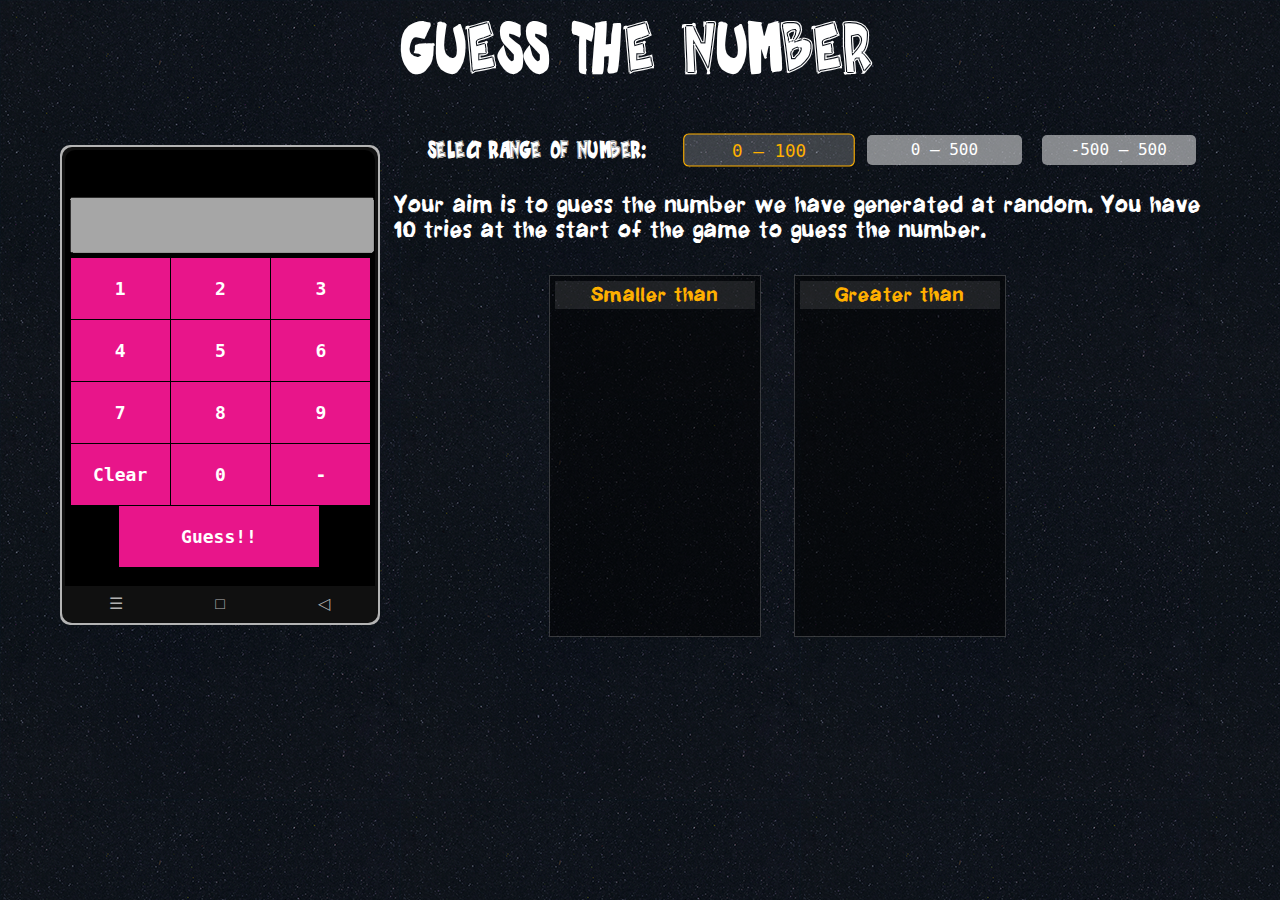
<file: NumberGuess/index.html>
<!DOCTYPE html>
<html>
<head>
  <title>Guess the Number</title>
  <link rel="stylesheet" href="index.css">
  <script type="text/javascript" src="index.js"></script>
</head>
<body>

<center><h1> Guess the Number </h1> </center>

<div class="main">
  <div class="pane pane-left">
    <div class="phone-border"></div>
    <div class="phone-body">
      <div class="phone-screen">
        <input type="text" id="inputBox" disabled readonly class="inputBox">
        <div class="buttons grid">
          <div class="col-1-3 key" data-key="1">1</div>
          <div class="col-1-3 key" data-key="2">2</div>
          <div class="col-1-3 key" data-key="3">3</div>

          <div class="col-1-3 key" data-key="4">4</div>
          <div class="col-1-3 key" data-key="5">5</div>
          <div class="col-1-3 key" data-key="6">6</div>

          <div class="col-1-3 key" data-key="7">7</div>
          <div class="col-1-3 key" data-key="8">8</div>
          <div class="col-1-3 key" data-key="9">9</div>

          <div class="col-1-3 key" data-key="*">Clear</div>
          <div class="col-1-3 key" data-key="0">0</div>
          <div class="col-1-3 key" data-key="-">-</div>

          <div class="col-1-6 spacing"></div>
          <div class="col-2-3 key guess" data-key="#">Guess!!</div>

        </div>
      </div>
      <div class="phone-nav-bar">
        <div class="nav-button">&#9776;</div>
        <div class="nav-button">&#9633;</div>
        <div class="nav-button">&#9665;</div>
      </div>
    </div>
  </div>
  <div class="pane pane-right">
    <div class="level-select">
      <h2>Select range of number:</h2>
      <div class="button-holder">
        <div class="level-button level-button-selected" data-min="0" data-max="100">0 &#8212; 100</div>
        <div class="level-button" data-min="0" data-max="500">0 &#8212; 500</div>
        <div class="level-button" data-min="-500" data-max="500">-500 &#8212; 500</div>
      </div>
    </div>
    <div class="message">
      <p>Your aim is to guess the number we have generated at random. You have 10 tries at the start of the game to guess the number.
      </p>
    </div>
    <div class="guess-holders">
      <div class="greater-than">
        <li class="heading">Greater than</li>
        <ul class="greater-guessed">

        </ul>
      </div>
      <div class="lesser-than">
        <li class="heading">Smaller than</li>
        <ul class="lesser-guessed">

        </ul>
      </div>
    </div>
  </div>

</div>

</body>
</html>
</file>
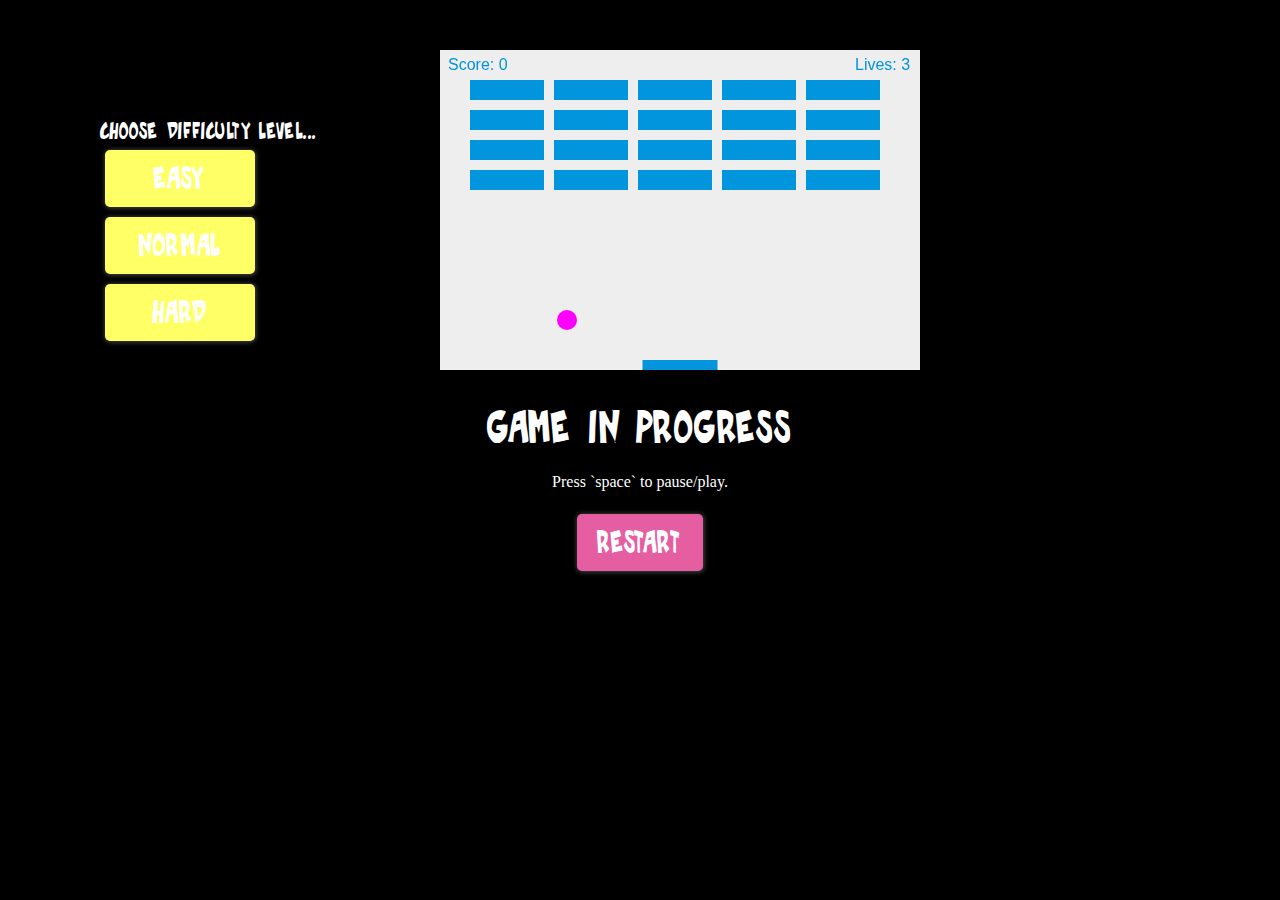
<file: Games/Wallbreak/index.html>
<!DOCTYPE html>
<html>
<head>
    <meta charset="utf-8" />
    <title>Gamedev Canvas Workshop</title>

    <script src="index.js"></script>
    <link rel="stylesheet" href="index.css" />
</head>
<body>

<canvas id="myCanvas" width="480" height="320"></canvas>
<br />
<div class="main">
<center><div id="status">Game in Progress</div></center>

<br />
<center><div id="instruction">Press `space` to pause/play.</div></center>

<br />
<center><button id="restart" onclick="restart()">Restart</button></center>
</div>

<div class="difficulty-buttons">
    Choose difficulty level...<br />
    <button class="difficulty-button" onclick="setEasy()"> Easy </button> <br />
    <button class="difficulty-button" onclick="setMedium()"> Normal </button><br />
    <button class="difficulty-button" onclick="setHard()"> Hard </button>
</div>
</body>
</html>
</file>
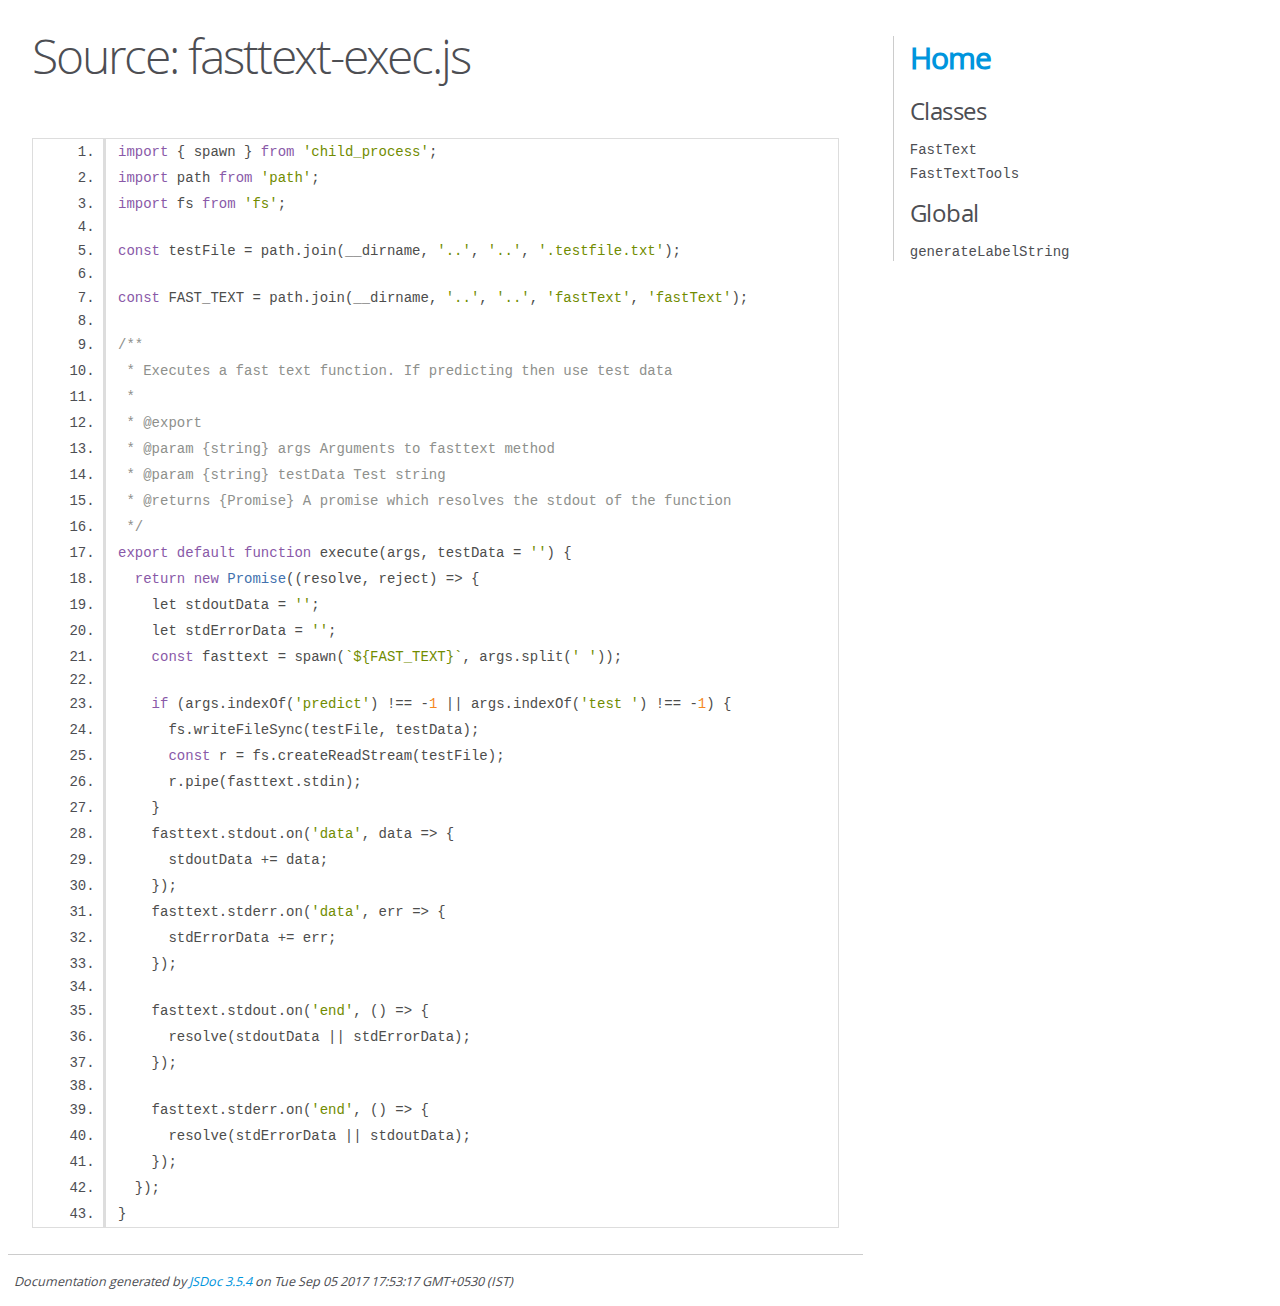
<file: FastText/docs/fasttext-exec.js.html>
<!DOCTYPE html>
<html lang="en">
<head>
    <meta charset="utf-8">
    <title>JSDoc: Source: fasttext-exec.js</title>

    <script src="scripts/prettify/prettify.js"> </script>
    <script src="scripts/prettify/lang-css.js"> </script>
    <!--[if lt IE 9]>
      <script src="//html5shiv.googlecode.com/svn/trunk/html5.js"></script>
    <![endif]-->
    <link type="text/css" rel="stylesheet" href="styles/prettify-tomorrow.css">
    <link type="text/css" rel="stylesheet" href="styles/jsdoc-default.css">
</head>

<body>

<div id="main">

    <h1 class="page-title">Source: fasttext-exec.js</h1>

    



    
    <section>
        <article>
            <pre class="prettyprint source linenums"><code>import { spawn } from 'child_process';
import path from 'path';
import fs from 'fs';

const testFile = path.join(__dirname, '..', '..', '.testfile.txt');

const FAST_TEXT = path.join(__dirname, '..', '..', 'fastText', 'fastText');

/**
 * Executes a fast text function. If predicting then use test data
 *
 * @export
 * @param {string} args Arguments to fasttext method
 * @param {string} testData Test string
 * @returns {Promise} A promise which resolves the stdout of the function
 */
export default function execute(args, testData = '') {
  return new Promise((resolve, reject) => {
    let stdoutData = '';
    let stdErrorData = '';
    const fasttext = spawn(`${FAST_TEXT}`, args.split(' '));

    if (args.indexOf('predict') !== -1 || args.indexOf('test ') !== -1) {
      fs.writeFileSync(testFile, testData);
      const r = fs.createReadStream(testFile);
      r.pipe(fasttext.stdin);
    }
    fasttext.stdout.on('data', data => {
      stdoutData += data;
    });
    fasttext.stderr.on('data', err => {
      stdErrorData += err;
    });

    fasttext.stdout.on('end', () => {
      resolve(stdoutData || stdErrorData);
    });

    fasttext.stderr.on('end', () => {
      resolve(stdErrorData || stdoutData);
    });
  });
}
</code></pre>
        </article>
    </section>




</div>

<nav>
    <h2><a href="index.html">Home</a></h2><h3>Classes</h3><ul><li><a href="FastText.html">FastText</a></li><li><a href="FastTextTools.html">FastTextTools</a></li></ul><h3>Global</h3><ul><li><a href="global.html#generateLabelString">generateLabelString</a></li></ul>
</nav>

<br class="clear">

<footer>
    Documentation generated by <a href="https://github.com/jsdoc3/jsdoc">JSDoc 3.5.4</a> on Tue Sep 05 2017 17:53:17 GMT+0530 (IST)
</footer>

<script> prettyPrint(); </script>
<script src="scripts/linenumber.js"> </script>
</body>
</html>
</file>
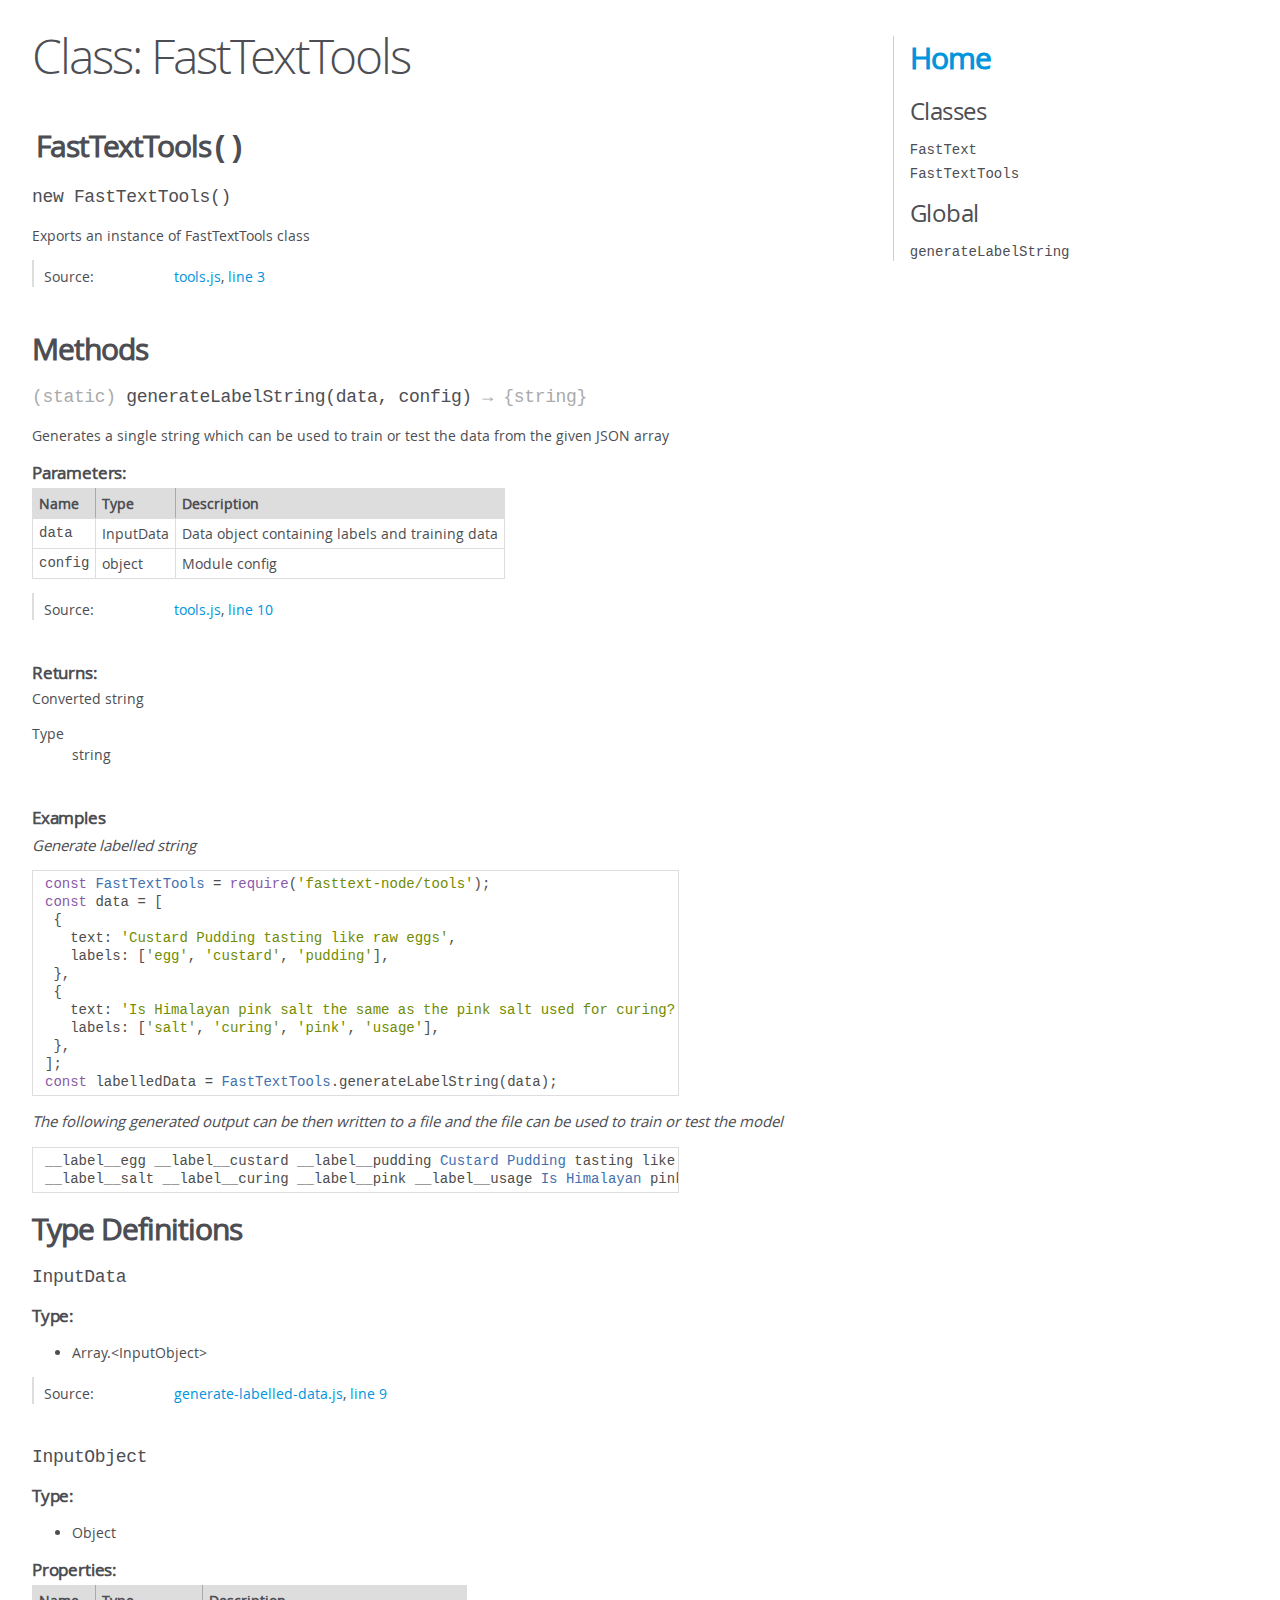
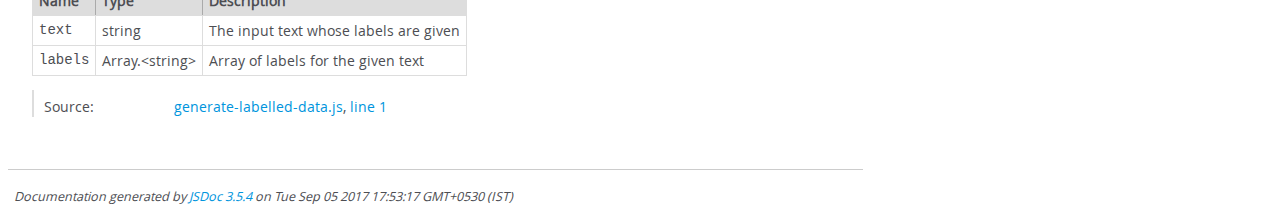
<file: FastText/docs/FastTextTools.html>
<!DOCTYPE html>
<html lang="en">
<head>
    <meta charset="utf-8">
    <title>JSDoc: Class: FastTextTools</title>

    <script src="scripts/prettify/prettify.js"> </script>
    <script src="scripts/prettify/lang-css.js"> </script>
    <!--[if lt IE 9]>
      <script src="//html5shiv.googlecode.com/svn/trunk/html5.js"></script>
    <![endif]-->
    <link type="text/css" rel="stylesheet" href="styles/prettify-tomorrow.css">
    <link type="text/css" rel="stylesheet" href="styles/jsdoc-default.css">
</head>

<body>

<div id="main">

    <h1 class="page-title">Class: FastTextTools</h1>

    




<section>

<header>
    
        <h2><span class="attribs"><span class="type-signature"></span></span>FastTextTools<span class="signature">()</span><span class="type-signature"></span></h2>
        
    
</header>

<article>
    <div class="container-overview">
    
        

    

    
    <h4 class="name" id="FastTextTools"><span class="type-signature"></span>new FastTextTools<span class="signature">()</span><span class="type-signature"></span></h4>
    

    



<div class="description">
    Exports an instance of FastTextTools class
</div>













<dl class="details">

    

    

    

    

    

    

    

    

    

    

    

    

    
    <dt class="tag-source">Source:</dt>
    <dd class="tag-source"><ul class="dummy"><li>
        <a href="tools.js.html">tools.js</a>, <a href="tools.js.html#line3">line 3</a>
    </li></ul></dd>
    

    

    

    
</dl>


















    
    </div>

    

    

    

    

    

    

    

    
        <h3 class="subsection-title">Methods</h3>

        
            

    

    
    <h4 class="name" id=".generateLabelString"><span class="type-signature">(static) </span>generateLabelString<span class="signature">(data, config)</span><span class="type-signature"> &rarr; {string}</span></h4>
    

    



<div class="description">
    Generates a single string which can be used to train or test the data from the given JSON array
</div>









    <h5>Parameters:</h5>
    

<table class="params">
    <thead>
    <tr>
        
        <th>Name</th>
        

        <th>Type</th>

        

        

        <th class="last">Description</th>
    </tr>
    </thead>

    <tbody>
    

        <tr>
            
                <td class="name"><code>data</code></td>
            

            <td class="type">
            
                
<span class="param-type">InputData</span>


            
            </td>

            

            

            <td class="description last">Data object containing labels and training data</td>
        </tr>

    

        <tr>
            
                <td class="name"><code>config</code></td>
            

            <td class="type">
            
                
<span class="param-type">object</span>


            
            </td>

            

            

            <td class="description last">Module config</td>
        </tr>

    
    </tbody>
</table>






<dl class="details">

    

    

    

    

    

    

    

    

    

    

    

    

    
    <dt class="tag-source">Source:</dt>
    <dd class="tag-source"><ul class="dummy"><li>
        <a href="tools.js.html">tools.js</a>, <a href="tools.js.html#line10">line 10</a>
    </li></ul></dd>
    

    

    

    
</dl>













<h5>Returns:</h5>

        
<div class="param-desc">
    Converted string
</div>



<dl>
    <dt>
        Type
    </dt>
    <dd>
        
<span class="param-type">string</span>


    </dd>
</dl>

    




    <h5>Examples</h5>
    
        <p class="code-caption">Generate labelled string</p>
    
    <pre class="prettyprint"><code>const FastTextTools = require('fasttext-node/tools');
const data = [
 {
   text: 'Custard Pudding tasting like raw eggs',
   labels: ['egg', 'custard', 'pudding'],
 },
 {
   text: 'Is Himalayan pink salt the same as the pink salt used for curing?',
   labels: ['salt', 'curing', 'pink', 'usage'],
 },
];
const labelledData = FastTextTools.generateLabelString(data);</code></pre>

        <p class="code-caption">The following generated output can be then written to a file and the file can be used to train or test the model</p>
    
    <pre class="prettyprint"><code>__label__egg __label__custard __label__pudding Custard Pudding tasting like raw eggs
__label__salt __label__curing __label__pink __label__usage Is Himalayan pink salt the same as the pink salt used for curing?</code></pre>



        
    

    
        <h3 class="subsection-title">Type Definitions</h3>

        
                
<h4 class="name" id=".InputData">InputData</h4>






    <h5>Type:</h5>
    <ul>
        <li>
            
<span class="param-type">Array.&lt;InputObject></span>


        </li>
    </ul>





<dl class="details">

    

    

    

    

    

    

    

    

    

    

    

    

    
    <dt class="tag-source">Source:</dt>
    <dd class="tag-source"><ul class="dummy"><li>
        <a href="generate-labelled-data.js.html">generate-labelled-data.js</a>, <a href="generate-labelled-data.js.html#line9">line 9</a>
    </li></ul></dd>
    

    

    

    
</dl>






            
                
<h4 class="name" id=".InputObject">InputObject</h4>






    <h5>Type:</h5>
    <ul>
        <li>
            
<span class="param-type">Object</span>


        </li>
    </ul>





    <h5 class="subsection-title">Properties:</h5>

    

<table class="props">
    <thead>
    <tr>
        
        <th>Name</th>
        

        <th>Type</th>

        

        

        <th class="last">Description</th>
    </tr>
    </thead>

    <tbody>
    

        <tr>
            
                <td class="name"><code>text</code></td>
            

            <td class="type">
            
                
<span class="param-type">string</span>


            
            </td>

            

            

            <td class="description last">The input text whose labels are given</td>
        </tr>

    

        <tr>
            
                <td class="name"><code>labels</code></td>
            

            <td class="type">
            
                
<span class="param-type">Array.&lt;string></span>


            
            </td>

            

            

            <td class="description last">Array of labels for the given text</td>
        </tr>

    
    </tbody>
</table>




<dl class="details">

    

    

    

    

    

    

    

    

    

    

    

    

    
    <dt class="tag-source">Source:</dt>
    <dd class="tag-source"><ul class="dummy"><li>
        <a href="generate-labelled-data.js.html">generate-labelled-data.js</a>, <a href="generate-labelled-data.js.html#line1">line 1</a>
    </li></ul></dd>
    

    

    

    
</dl>






            
    

    
</article>

</section>




</div>

<nav>
    <h2><a href="index.html">Home</a></h2><h3>Classes</h3><ul><li><a href="FastText.html">FastText</a></li><li><a href="FastTextTools.html">FastTextTools</a></li></ul><h3>Global</h3><ul><li><a href="global.html#generateLabelString">generateLabelString</a></li></ul>
</nav>

<br class="clear">

<footer>
    Documentation generated by <a href="https://github.com/jsdoc3/jsdoc">JSDoc 3.5.4</a> on Tue Sep 05 2017 17:53:17 GMT+0530 (IST)
</footer>

<script> prettyPrint(); </script>
<script src="scripts/linenumber.js"> </script>
</body>
</html>
</file>
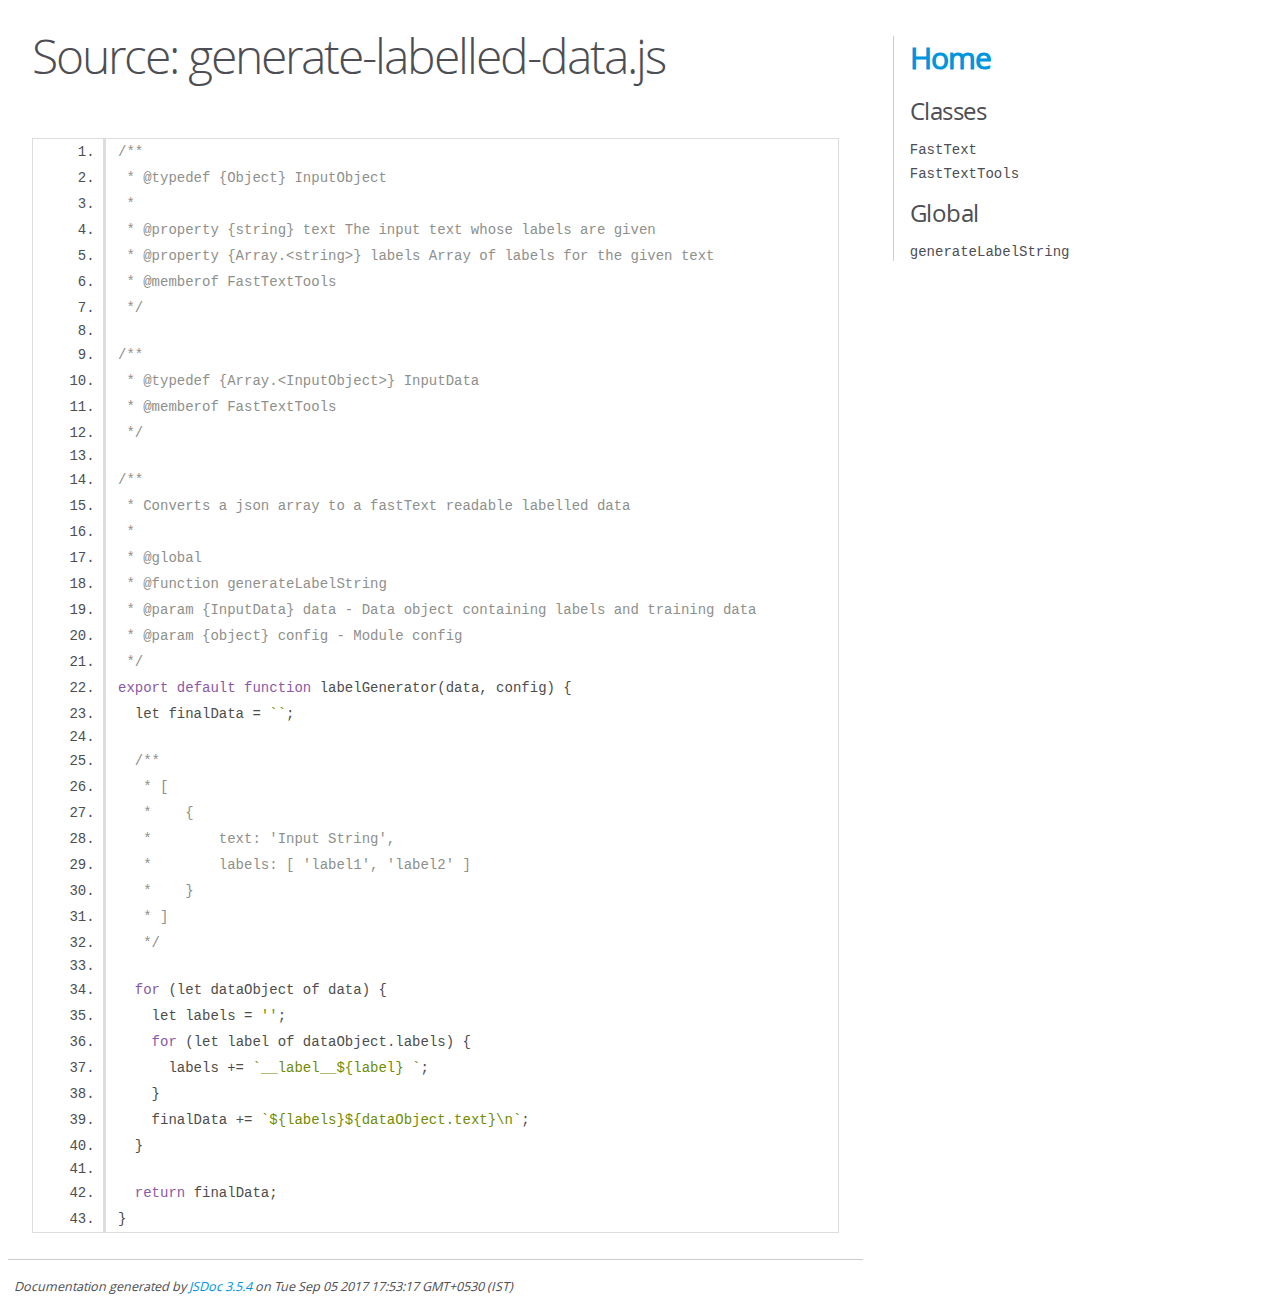
<file: FastText/docs/generate-labelled-data.js.html>
<!DOCTYPE html>
<html lang="en">
<head>
    <meta charset="utf-8">
    <title>JSDoc: Source: generate-labelled-data.js</title>

    <script src="scripts/prettify/prettify.js"> </script>
    <script src="scripts/prettify/lang-css.js"> </script>
    <!--[if lt IE 9]>
      <script src="//html5shiv.googlecode.com/svn/trunk/html5.js"></script>
    <![endif]-->
    <link type="text/css" rel="stylesheet" href="styles/prettify-tomorrow.css">
    <link type="text/css" rel="stylesheet" href="styles/jsdoc-default.css">
</head>

<body>

<div id="main">

    <h1 class="page-title">Source: generate-labelled-data.js</h1>

    



    
    <section>
        <article>
            <pre class="prettyprint source linenums"><code>/**
 * @typedef {Object} InputObject
 *
 * @property {string} text The input text whose labels are given
 * @property {Array.&lt;string>} labels Array of labels for the given text
 * @memberof FastTextTools
 */

/**
 * @typedef {Array.&lt;InputObject>} InputData
 * @memberof FastTextTools
 */

/**
 * Converts a json array to a fastText readable labelled data
 *
 * @global
 * @function generateLabelString
 * @param {InputData} data - Data object containing labels and training data
 * @param {object} config - Module config
 */
export default function labelGenerator(data, config) {
  let finalData = ``;

  /**
   * [
   *    {
   *        text: 'Input String',
   *        labels: [ 'label1', 'label2' ]
   *    }
   * ]
   */

  for (let dataObject of data) {
    let labels = '';
    for (let label of dataObject.labels) {
      labels += `__label__${label} `;
    }
    finalData += `${labels}${dataObject.text}\n`;
  }

  return finalData;
}
</code></pre>
        </article>
    </section>




</div>

<nav>
    <h2><a href="index.html">Home</a></h2><h3>Classes</h3><ul><li><a href="FastText.html">FastText</a></li><li><a href="FastTextTools.html">FastTextTools</a></li></ul><h3>Global</h3><ul><li><a href="global.html#generateLabelString">generateLabelString</a></li></ul>
</nav>

<br class="clear">

<footer>
    Documentation generated by <a href="https://github.com/jsdoc3/jsdoc">JSDoc 3.5.4</a> on Tue Sep 05 2017 17:53:17 GMT+0530 (IST)
</footer>

<script> prettyPrint(); </script>
<script src="scripts/linenumber.js"> </script>
</body>
</html>
</file>
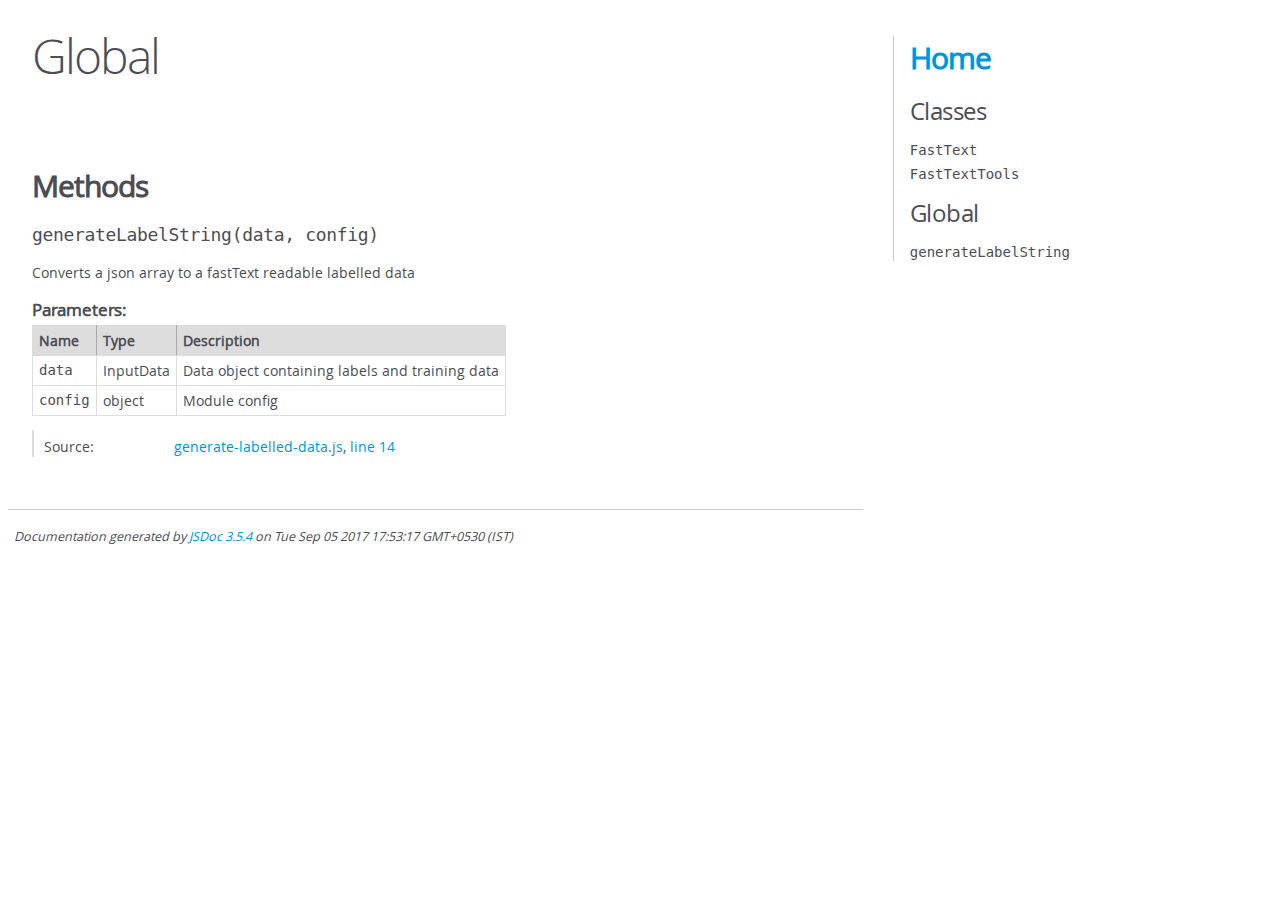
<file: FastText/docs/global.html>
<!DOCTYPE html>
<html lang="en">
<head>
    <meta charset="utf-8">
    <title>JSDoc: Global</title>

    <script src="scripts/prettify/prettify.js"> </script>
    <script src="scripts/prettify/lang-css.js"> </script>
    <!--[if lt IE 9]>
      <script src="//html5shiv.googlecode.com/svn/trunk/html5.js"></script>
    <![endif]-->
    <link type="text/css" rel="stylesheet" href="styles/prettify-tomorrow.css">
    <link type="text/css" rel="stylesheet" href="styles/jsdoc-default.css">
</head>

<body>

<div id="main">

    <h1 class="page-title">Global</h1>

    




<section>

<header>
    
        <h2></h2>
        
    
</header>

<article>
    <div class="container-overview">
    
        

        


<dl class="details">

    

    

    

    

    

    

    

    

    

    

    

    

    

    

    

    
</dl>


        
    
    </div>

    

    

    

    

    

    

    

    
        <h3 class="subsection-title">Methods</h3>

        
            

    

    
    <h4 class="name" id="generateLabelString"><span class="type-signature"></span>generateLabelString<span class="signature">(data, config)</span><span class="type-signature"></span></h4>
    

    



<div class="description">
    Converts a json array to a fastText readable labelled data
</div>









    <h5>Parameters:</h5>
    

<table class="params">
    <thead>
    <tr>
        
        <th>Name</th>
        

        <th>Type</th>

        

        

        <th class="last">Description</th>
    </tr>
    </thead>

    <tbody>
    

        <tr>
            
                <td class="name"><code>data</code></td>
            

            <td class="type">
            
                
<span class="param-type">InputData</span>


            
            </td>

            

            

            <td class="description last">Data object containing labels and training data</td>
        </tr>

    

        <tr>
            
                <td class="name"><code>config</code></td>
            

            <td class="type">
            
                
<span class="param-type">object</span>


            
            </td>

            

            

            <td class="description last">Module config</td>
        </tr>

    
    </tbody>
</table>






<dl class="details">

    

    

    

    

    

    

    

    

    

    

    

    

    
    <dt class="tag-source">Source:</dt>
    <dd class="tag-source"><ul class="dummy"><li>
        <a href="generate-labelled-data.js.html">generate-labelled-data.js</a>, <a href="generate-labelled-data.js.html#line14">line 14</a>
    </li></ul></dd>
    

    

    

    
</dl>


















        
    

    

    
</article>

</section>




</div>

<nav>
    <h2><a href="index.html">Home</a></h2><h3>Classes</h3><ul><li><a href="FastText.html">FastText</a></li><li><a href="FastTextTools.html">FastTextTools</a></li></ul><h3>Global</h3><ul><li><a href="global.html#generateLabelString">generateLabelString</a></li></ul>
</nav>

<br class="clear">

<footer>
    Documentation generated by <a href="https://github.com/jsdoc3/jsdoc">JSDoc 3.5.4</a> on Tue Sep 05 2017 17:53:17 GMT+0530 (IST)
</footer>

<script> prettyPrint(); </script>
<script src="scripts/linenumber.js"> </script>
</body>
</html>
</file>
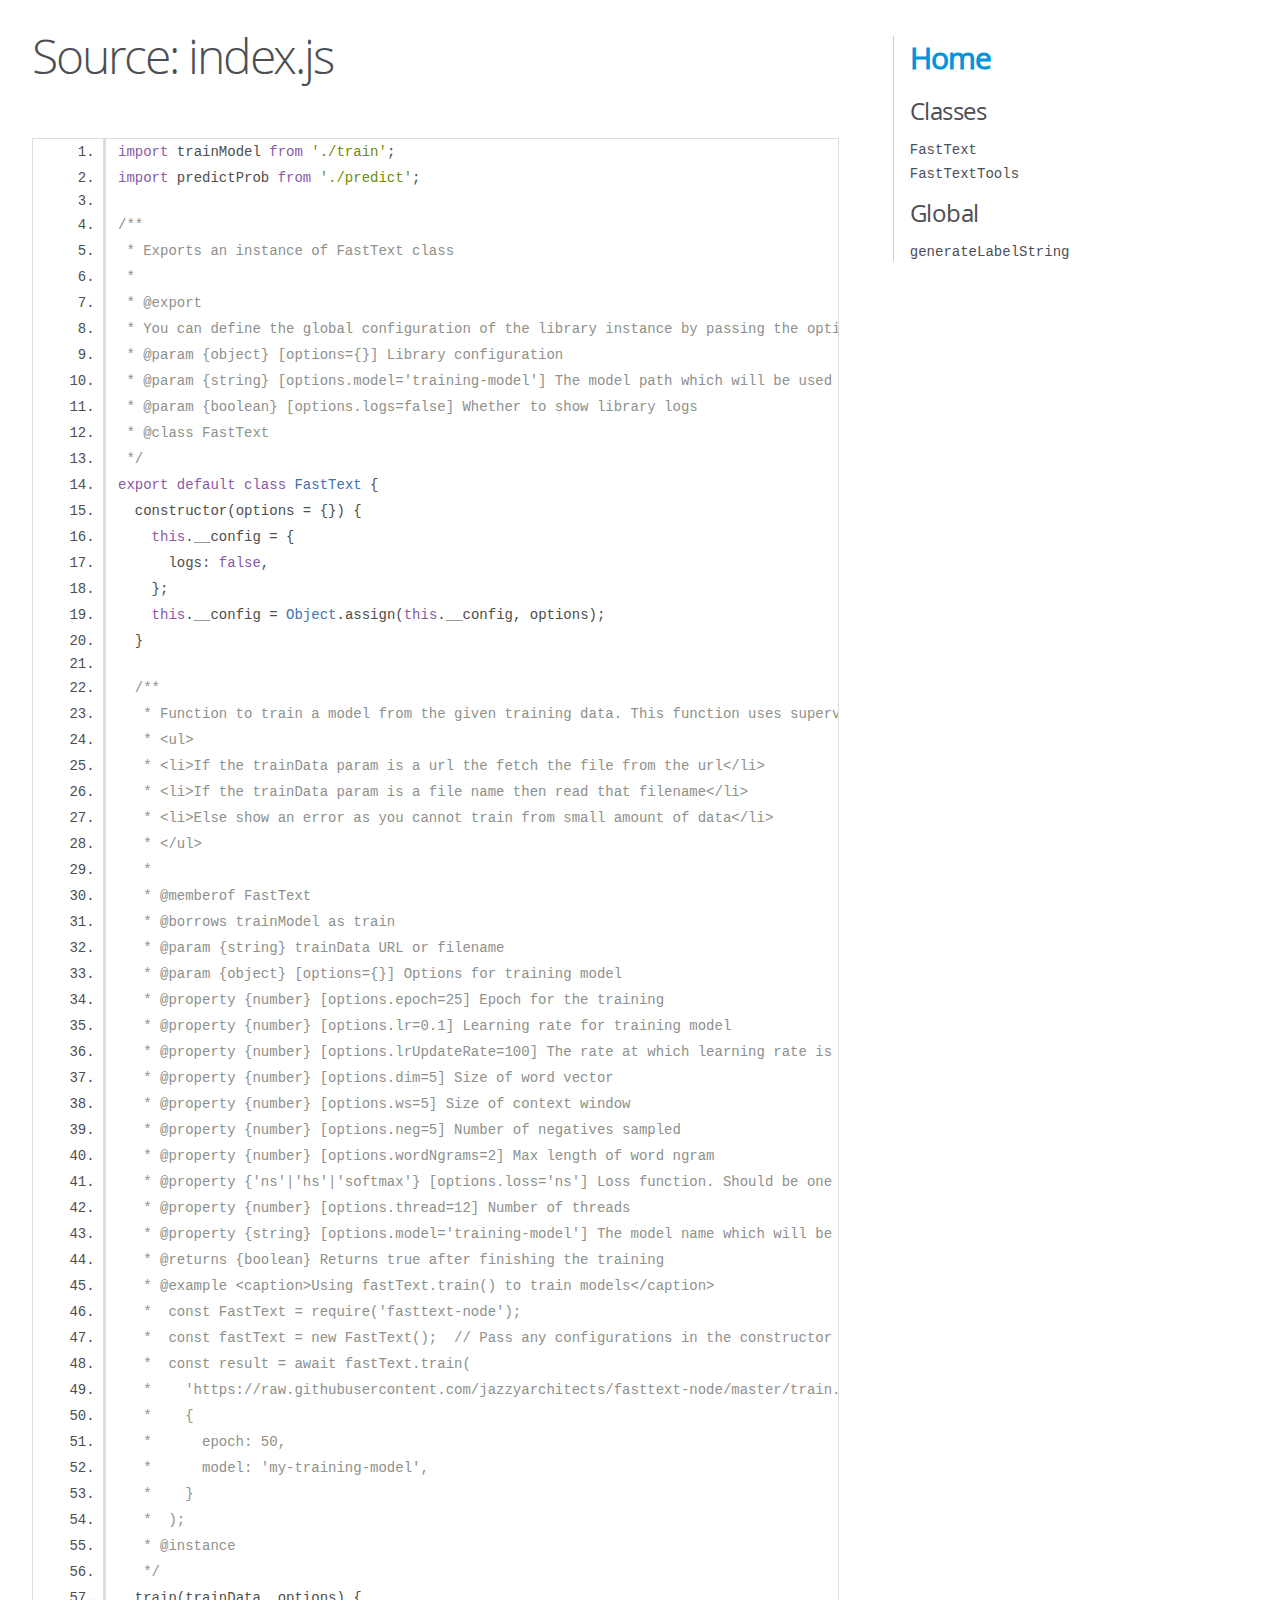
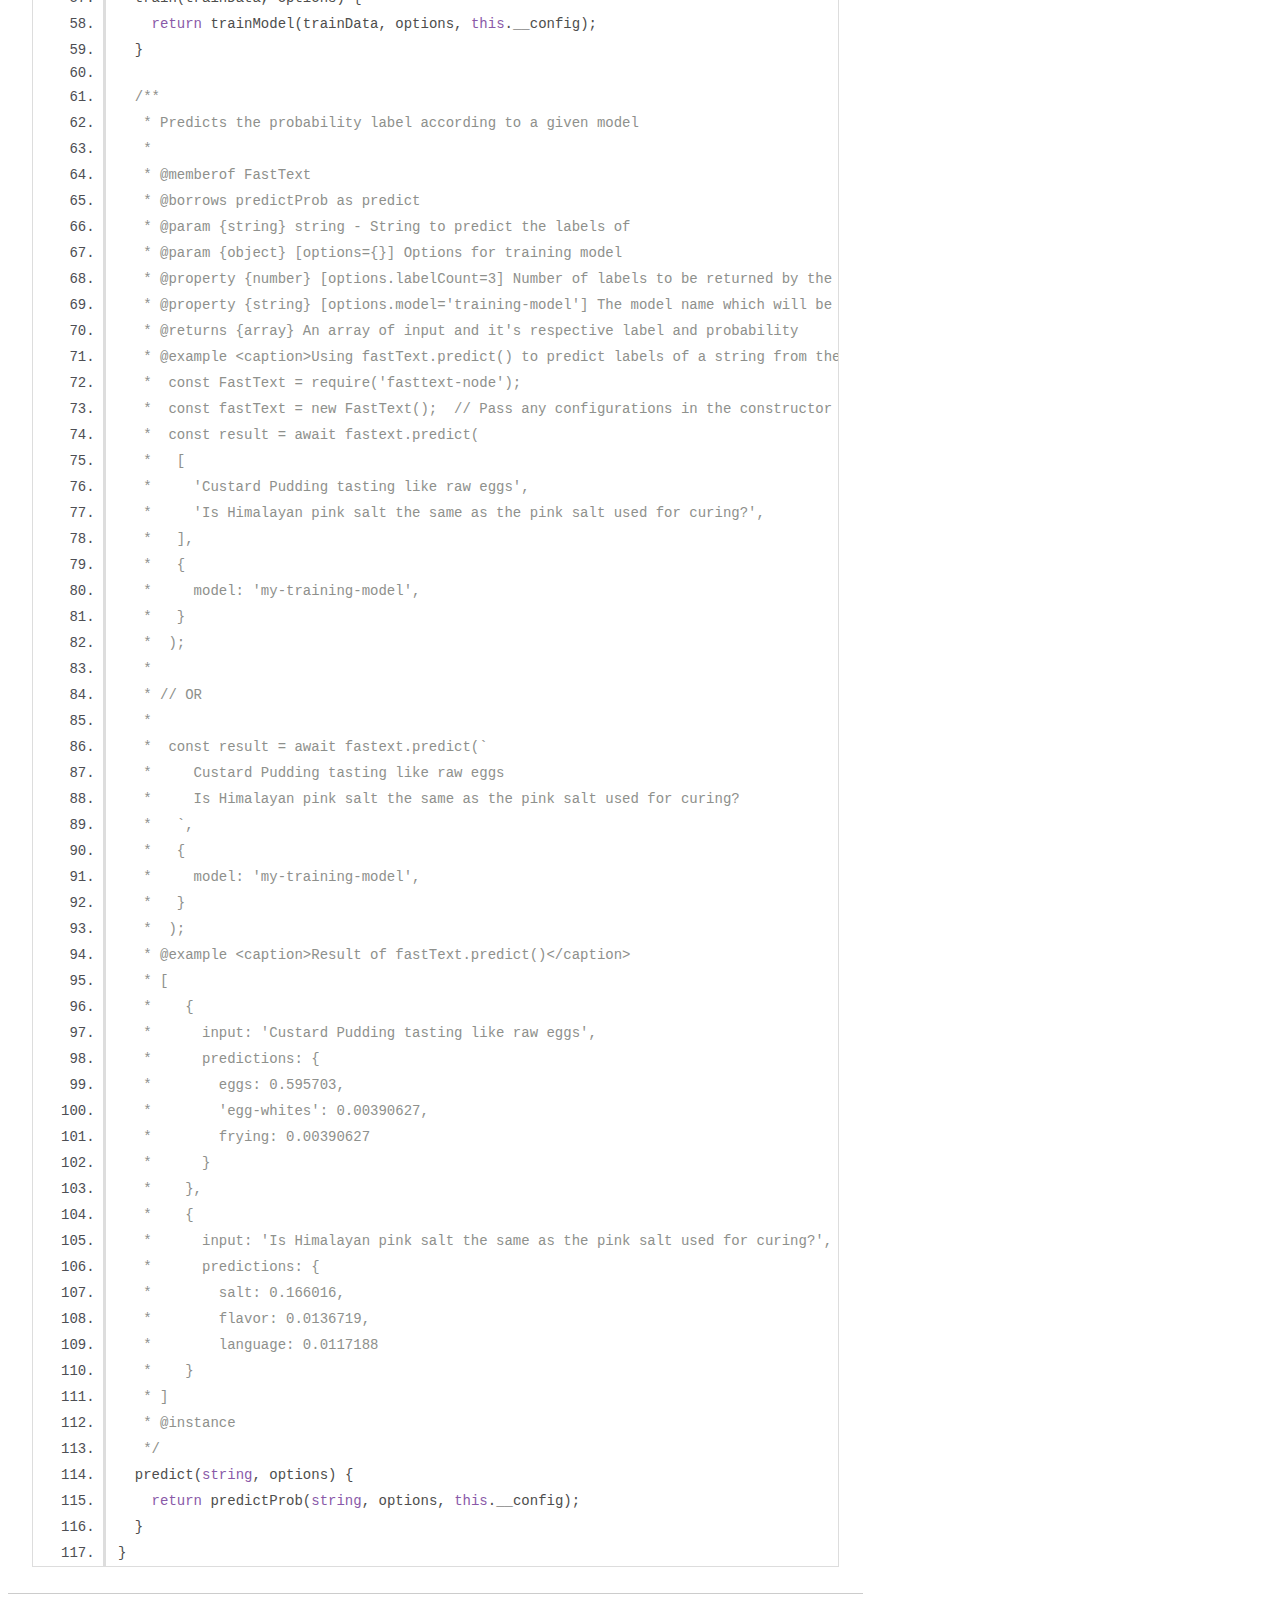
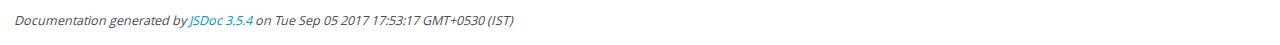
<file: FastText/docs/index.js.html>
<!DOCTYPE html>
<html lang="en">
<head>
    <meta charset="utf-8">
    <title>JSDoc: Source: index.js</title>

    <script src="scripts/prettify/prettify.js"> </script>
    <script src="scripts/prettify/lang-css.js"> </script>
    <!--[if lt IE 9]>
      <script src="//html5shiv.googlecode.com/svn/trunk/html5.js"></script>
    <![endif]-->
    <link type="text/css" rel="stylesheet" href="styles/prettify-tomorrow.css">
    <link type="text/css" rel="stylesheet" href="styles/jsdoc-default.css">
</head>

<body>

<div id="main">

    <h1 class="page-title">Source: index.js</h1>

    



    
    <section>
        <article>
            <pre class="prettyprint source linenums"><code>import trainModel from './train';
import predictProb from './predict';

/**
 * Exports an instance of FastText class
 *
 * @export
 * You can define the global configuration of the library instance by passing the option in the constructor
 * @param {object} [options={}] Library configuration
 * @param {string} [options.model='training-model'] The model path which will be used for this instance
 * @param {boolean} [options.logs=false] Whether to show library logs
 * @class FastText
 */
export default class FastText {
  constructor(options = {}) {
    this.__config = {
      logs: false,
    };
    this.__config = Object.assign(this.__config, options);
  }

  /**
   * Function to train a model from the given training data. This function uses supervised learning for training the model.
   * &lt;ul>
   * &lt;li>If the trainData param is a url the fetch the file from the url&lt;/li>
   * &lt;li>If the trainData param is a file name then read that filename&lt;/li>
   * &lt;li>Else show an error as you cannot train from small amount of data&lt;/li>
   * &lt;/ul>
   *
   * @memberof FastText
   * @borrows trainModel as train
   * @param {string} trainData URL or filename
   * @param {object} [options={}] Options for training model
   * @property {number} [options.epoch=25] Epoch for the training
   * @property {number} [options.lr=0.1] Learning rate for training model
   * @property {number} [options.lrUpdateRate=100] The rate at which learning rate is to be updated while training
   * @property {number} [options.dim=5] Size of word vector
   * @property {number} [options.ws=5] Size of context window
   * @property {number} [options.neg=5] Number of negatives sampled
   * @property {number} [options.wordNgrams=2] Max length of word ngram
   * @property {'ns'|'hs'|'softmax'} [options.loss='ns'] Loss function. Should be one of 'ns' 'hs' or 'softmax'
   * @property {number} [options.thread=12] Number of threads
   * @property {string} [options.model='training-model'] The model name which will be used to export the saved model. This option will override the model options passed in the constructor.
   * @returns {boolean} Returns true after finishing the training
   * @example &lt;caption>Using fastText.train() to train models&lt;/caption>
   *  const FastText = require('fasttext-node');
   *  const fastText = new FastText();  // Pass any configurations in the constructor
   *  const result = await fastText.train(
   *    'https://raw.githubusercontent.com/jazzyarchitects/fasttext-node/master/train.txt',
   *    {
   *      epoch: 50,
   *      model: 'my-training-model',
   *    }
   *  );
   * @instance
   */
  train(trainData, options) {
    return trainModel(trainData, options, this.__config);
  }

  /**
   * Predicts the probability label according to a given model
   *
   * @memberof FastText
   * @borrows predictProb as predict
   * @param {string} string - String to predict the labels of
   * @param {object} [options={}] Options for training model
   * @property {number} [options.labelCount=3] Number of labels to be returned by the predicting function
   * @property {string} [options.model='training-model'] The model name which will be used to export the saved model. This option will override the model options passed in the constructor.
   * @returns {array} An array of input and it's respective label and probability
   * @example &lt;caption>Using fastText.predict() to predict labels of a string from the given model&lt;/caption>
   *  const FastText = require('fasttext-node');
   *  const fastText = new FastText();  // Pass any configurations in the constructor
   *  const result = await fastext.predict(
   *   [
   *     'Custard Pudding tasting like raw eggs',
   *     'Is Himalayan pink salt the same as the pink salt used for curing?',
   *   ],
   *   {
   *     model: 'my-training-model',
   *   }
   *  );
   *
   * // OR
   *
   *  const result = await fastext.predict(`
   *     Custard Pudding tasting like raw eggs
   *     Is Himalayan pink salt the same as the pink salt used for curing?
   *   `,
   *   {
   *     model: 'my-training-model',
   *   }
   *  );
   * @example &lt;caption>Result of fastText.predict()&lt;/caption>
   * [
   *    {
   *      input: 'Custard Pudding tasting like raw eggs',
   *      predictions: {
   *        eggs: 0.595703,
   *        'egg-whites': 0.00390627,
   *        frying: 0.00390627
   *      }
   *    },
   *    {
   *      input: 'Is Himalayan pink salt the same as the pink salt used for curing?',
   *      predictions: {
   *        salt: 0.166016,
   *        flavor: 0.0136719,
   *        language: 0.0117188
   *    }
   * ]
   * @instance
   */
  predict(string, options) {
    return predictProb(string, options, this.__config);
  }
}
</code></pre>
        </article>
    </section>




</div>

<nav>
    <h2><a href="index.html">Home</a></h2><h3>Classes</h3><ul><li><a href="FastText.html">FastText</a></li><li><a href="FastTextTools.html">FastTextTools</a></li></ul><h3>Global</h3><ul><li><a href="global.html#generateLabelString">generateLabelString</a></li></ul>
</nav>

<br class="clear">

<footer>
    Documentation generated by <a href="https://github.com/jsdoc3/jsdoc">JSDoc 3.5.4</a> on Tue Sep 05 2017 17:53:17 GMT+0530 (IST)
</footer>

<script> prettyPrint(); </script>
<script src="scripts/linenumber.js"> </script>
</body>
</html>
</file>
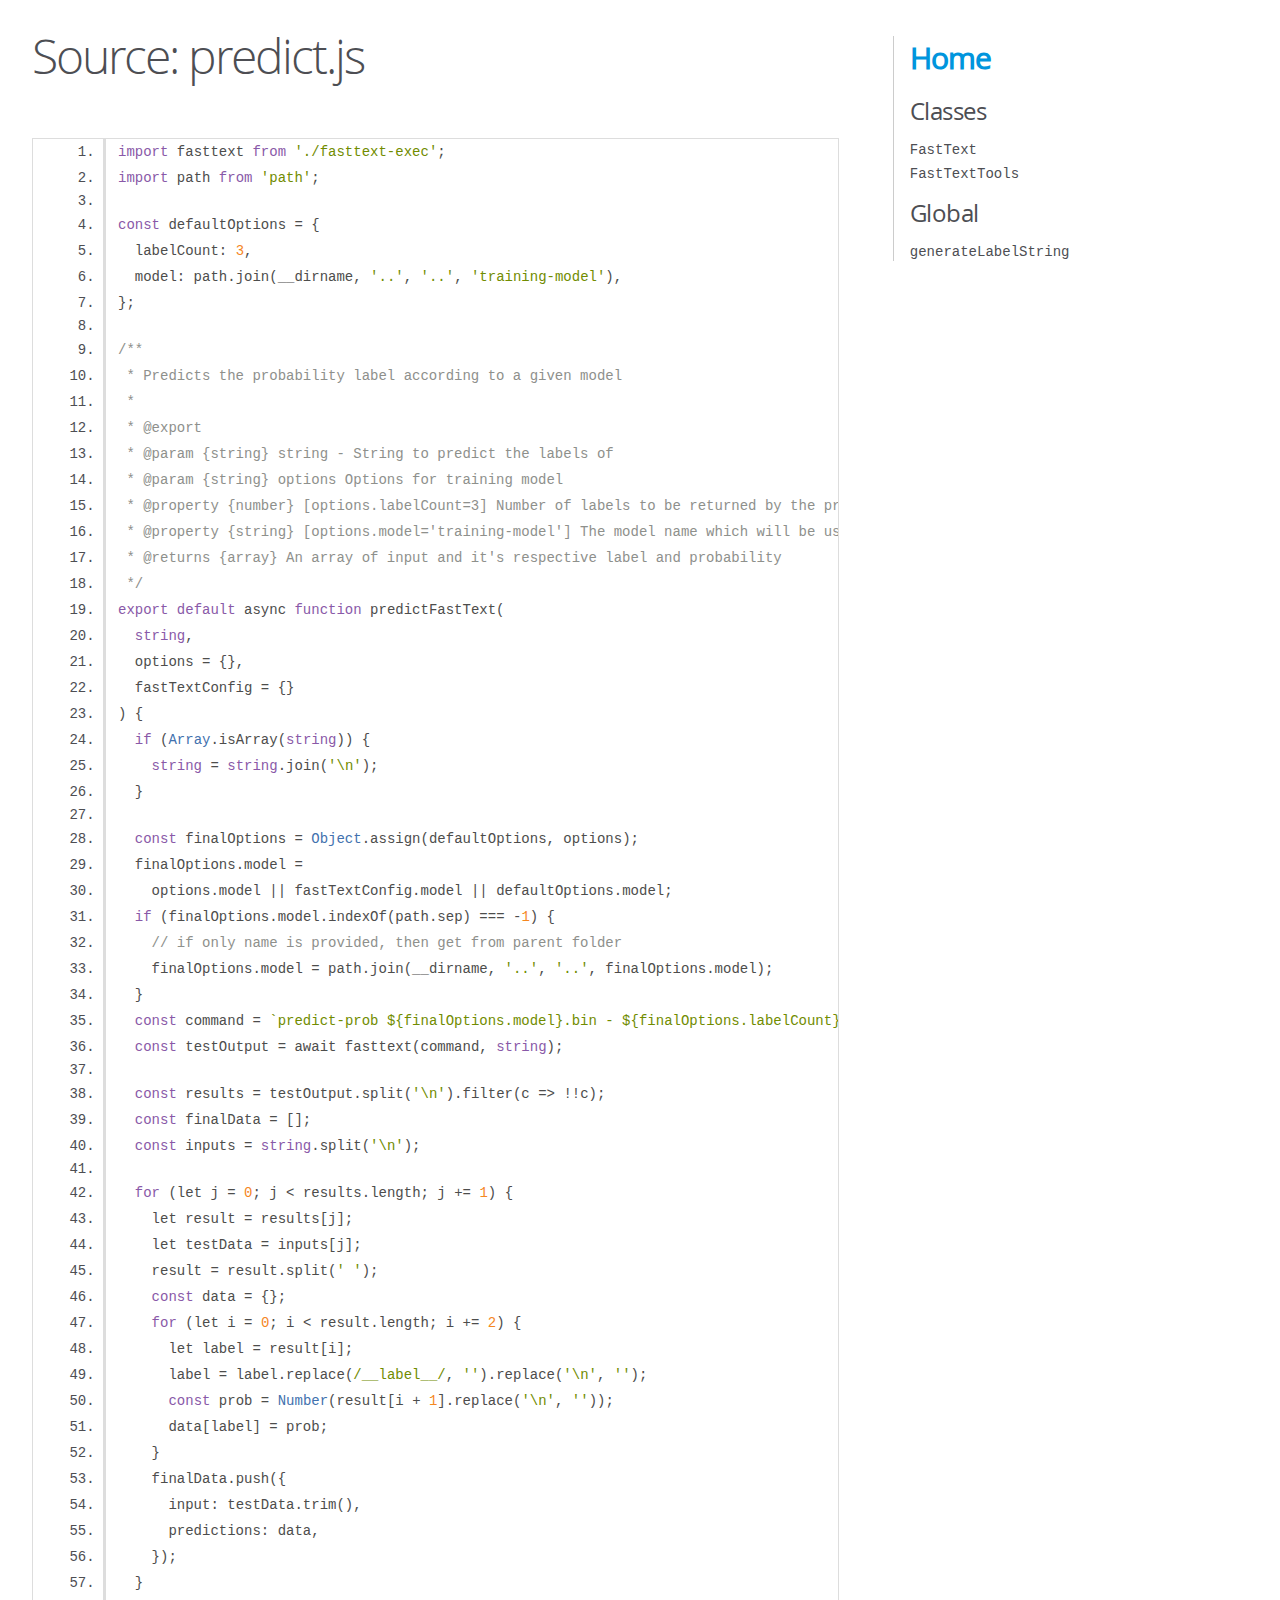
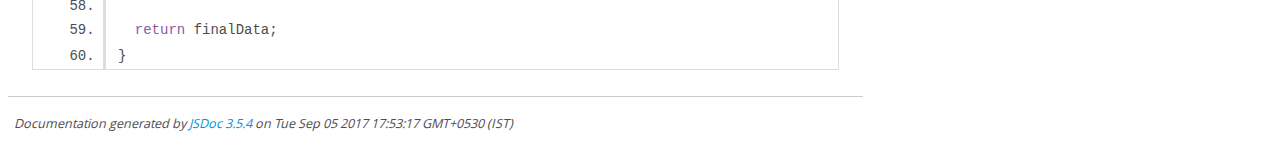
<file: FastText/docs/predict.js.html>
<!DOCTYPE html>
<html lang="en">
<head>
    <meta charset="utf-8">
    <title>JSDoc: Source: predict.js</title>

    <script src="scripts/prettify/prettify.js"> </script>
    <script src="scripts/prettify/lang-css.js"> </script>
    <!--[if lt IE 9]>
      <script src="//html5shiv.googlecode.com/svn/trunk/html5.js"></script>
    <![endif]-->
    <link type="text/css" rel="stylesheet" href="styles/prettify-tomorrow.css">
    <link type="text/css" rel="stylesheet" href="styles/jsdoc-default.css">
</head>

<body>

<div id="main">

    <h1 class="page-title">Source: predict.js</h1>

    



    
    <section>
        <article>
            <pre class="prettyprint source linenums"><code>import fasttext from './fasttext-exec';
import path from 'path';

const defaultOptions = {
  labelCount: 3,
  model: path.join(__dirname, '..', '..', 'training-model'),
};

/**
 * Predicts the probability label according to a given model
 *
 * @export
 * @param {string} string - String to predict the labels of
 * @param {string} options Options for training model
 * @property {number} [options.labelCount=3] Number of labels to be returned by the predicting function
 * @property {string} [options.model='training-model'] The model name which will be used to export the saved model
 * @returns {array} An array of input and it's respective label and probability
 */
export default async function predictFastText(
  string,
  options = {},
  fastTextConfig = {}
) {
  if (Array.isArray(string)) {
    string = string.join('\n');
  }

  const finalOptions = Object.assign(defaultOptions, options);
  finalOptions.model =
    options.model || fastTextConfig.model || defaultOptions.model;
  if (finalOptions.model.indexOf(path.sep) === -1) {
    // if only name is provided, then get from parent folder
    finalOptions.model = path.join(__dirname, '..', '..', finalOptions.model);
  }
  const command = `predict-prob ${finalOptions.model}.bin - ${finalOptions.labelCount}`;
  const testOutput = await fasttext(command, string);

  const results = testOutput.split('\n').filter(c => !!c);
  const finalData = [];
  const inputs = string.split('\n');

  for (let j = 0; j &lt; results.length; j += 1) {
    let result = results[j];
    let testData = inputs[j];
    result = result.split(' ');
    const data = {};
    for (let i = 0; i &lt; result.length; i += 2) {
      let label = result[i];
      label = label.replace(/__label__/, '').replace('\n', '');
      const prob = Number(result[i + 1].replace('\n', ''));
      data[label] = prob;
    }
    finalData.push({
      input: testData.trim(),
      predictions: data,
    });
  }

  return finalData;
}
</code></pre>
        </article>
    </section>




</div>

<nav>
    <h2><a href="index.html">Home</a></h2><h3>Classes</h3><ul><li><a href="FastText.html">FastText</a></li><li><a href="FastTextTools.html">FastTextTools</a></li></ul><h3>Global</h3><ul><li><a href="global.html#generateLabelString">generateLabelString</a></li></ul>
</nav>

<br class="clear">

<footer>
    Documentation generated by <a href="https://github.com/jsdoc3/jsdoc">JSDoc 3.5.4</a> on Tue Sep 05 2017 17:53:17 GMT+0530 (IST)
</footer>

<script> prettyPrint(); </script>
<script src="scripts/linenumber.js"> </script>
</body>
</html>
</file>
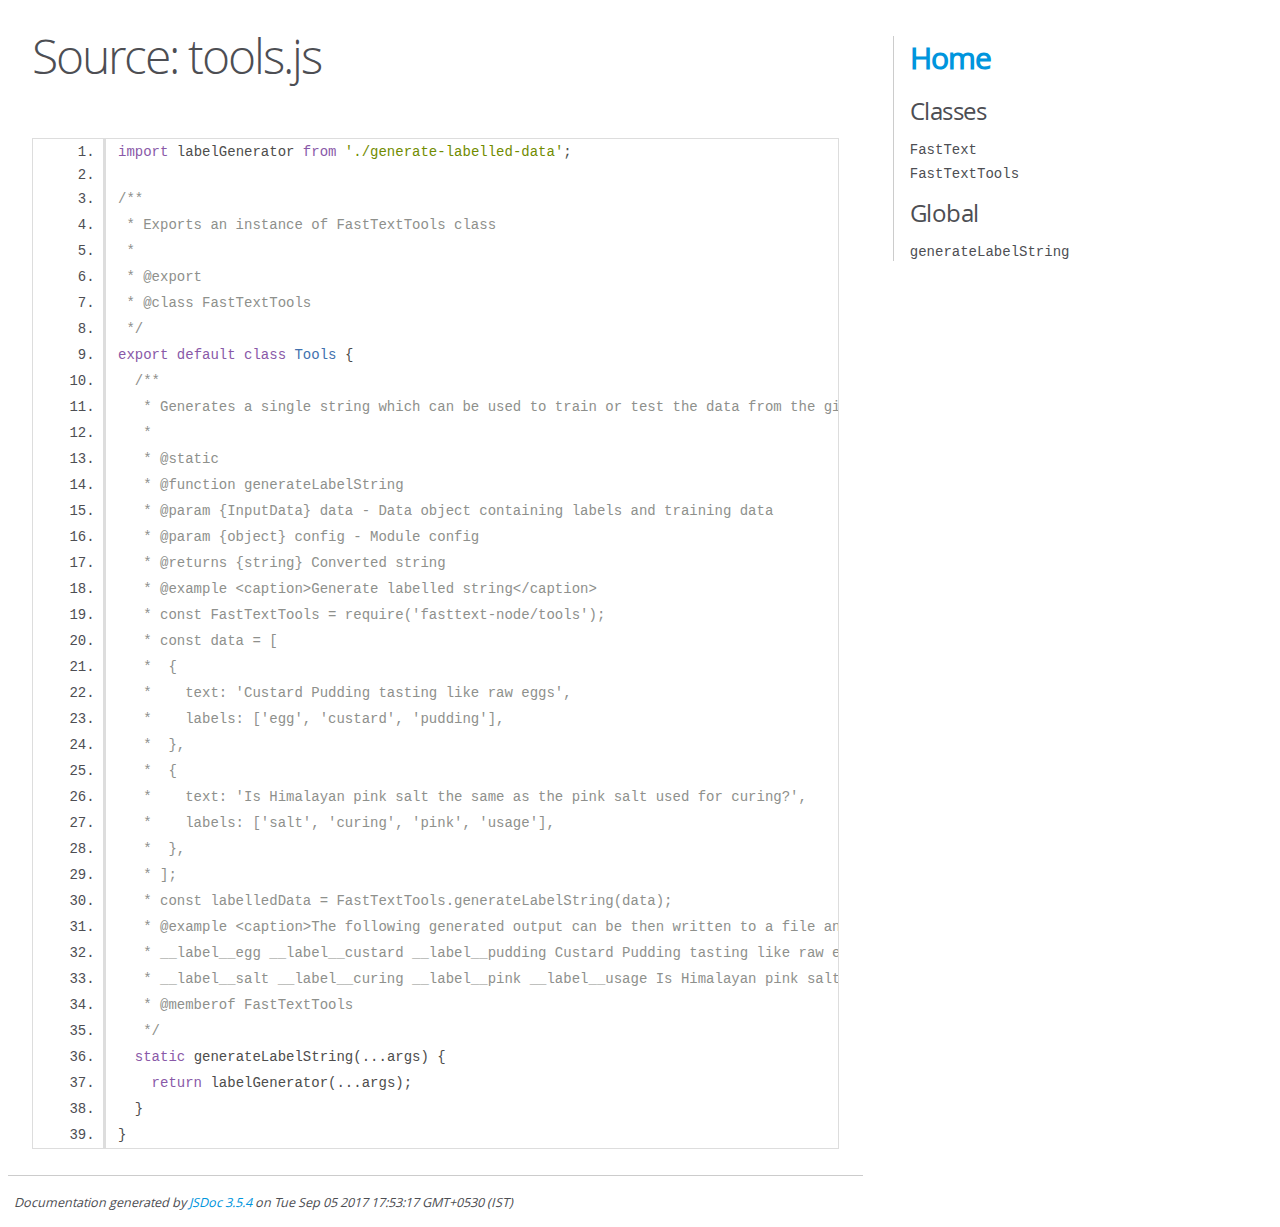
<file: FastText/docs/tools.js.html>
<!DOCTYPE html>
<html lang="en">
<head>
    <meta charset="utf-8">
    <title>JSDoc: Source: tools.js</title>

    <script src="scripts/prettify/prettify.js"> </script>
    <script src="scripts/prettify/lang-css.js"> </script>
    <!--[if lt IE 9]>
      <script src="//html5shiv.googlecode.com/svn/trunk/html5.js"></script>
    <![endif]-->
    <link type="text/css" rel="stylesheet" href="styles/prettify-tomorrow.css">
    <link type="text/css" rel="stylesheet" href="styles/jsdoc-default.css">
</head>

<body>

<div id="main">

    <h1 class="page-title">Source: tools.js</h1>

    



    
    <section>
        <article>
            <pre class="prettyprint source linenums"><code>import labelGenerator from './generate-labelled-data';

/**
 * Exports an instance of FastTextTools class
 * 
 * @export
 * @class FastTextTools
 */
export default class Tools {
  /**
   * Generates a single string which can be used to train or test the data from the given JSON array
   * 
   * @static
   * @function generateLabelString
   * @param {InputData} data - Data object containing labels and training data
   * @param {object} config - Module config
   * @returns {string} Converted string
   * @example &lt;caption>Generate labelled string&lt;/caption>
   * const FastTextTools = require('fasttext-node/tools');
   * const data = [
   *  {
   *    text: 'Custard Pudding tasting like raw eggs',
   *    labels: ['egg', 'custard', 'pudding'],
   *  },
   *  {
   *    text: 'Is Himalayan pink salt the same as the pink salt used for curing?',
   *    labels: ['salt', 'curing', 'pink', 'usage'],
   *  },
   * ];
   * const labelledData = FastTextTools.generateLabelString(data);
   * @example &lt;caption>The following generated output can be then written to a file and the file can be used to train or test the model&lt;/caption>
   * __label__egg __label__custard __label__pudding Custard Pudding tasting like raw eggs
   * __label__salt __label__curing __label__pink __label__usage Is Himalayan pink salt the same as the pink salt used for curing?
   * @memberof FastTextTools
   */
  static generateLabelString(...args) {
    return labelGenerator(...args);
  }
}
</code></pre>
        </article>
    </section>




</div>

<nav>
    <h2><a href="index.html">Home</a></h2><h3>Classes</h3><ul><li><a href="FastText.html">FastText</a></li><li><a href="FastTextTools.html">FastTextTools</a></li></ul><h3>Global</h3><ul><li><a href="global.html#generateLabelString">generateLabelString</a></li></ul>
</nav>

<br class="clear">

<footer>
    Documentation generated by <a href="https://github.com/jsdoc3/jsdoc">JSDoc 3.5.4</a> on Tue Sep 05 2017 17:53:17 GMT+0530 (IST)
</footer>

<script> prettyPrint(); </script>
<script src="scripts/linenumber.js"> </script>
</body>
</html>
</file>
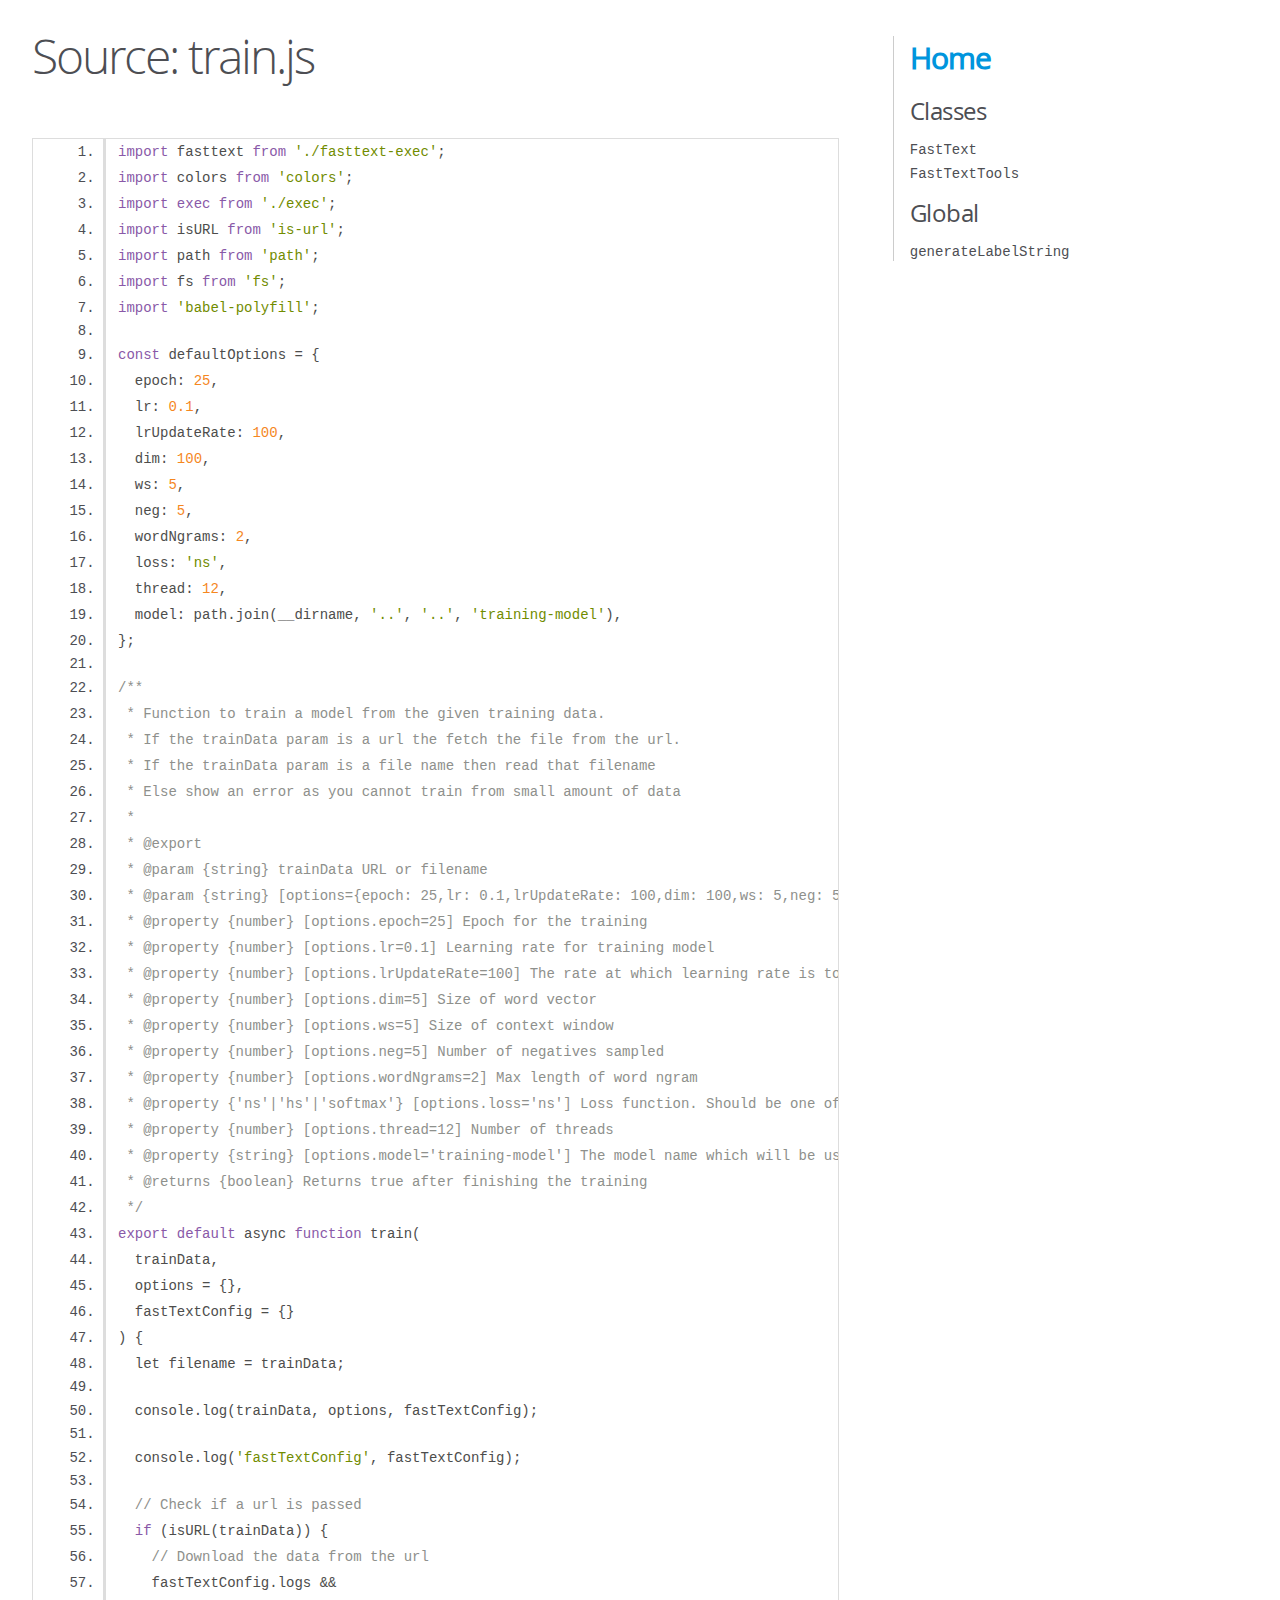
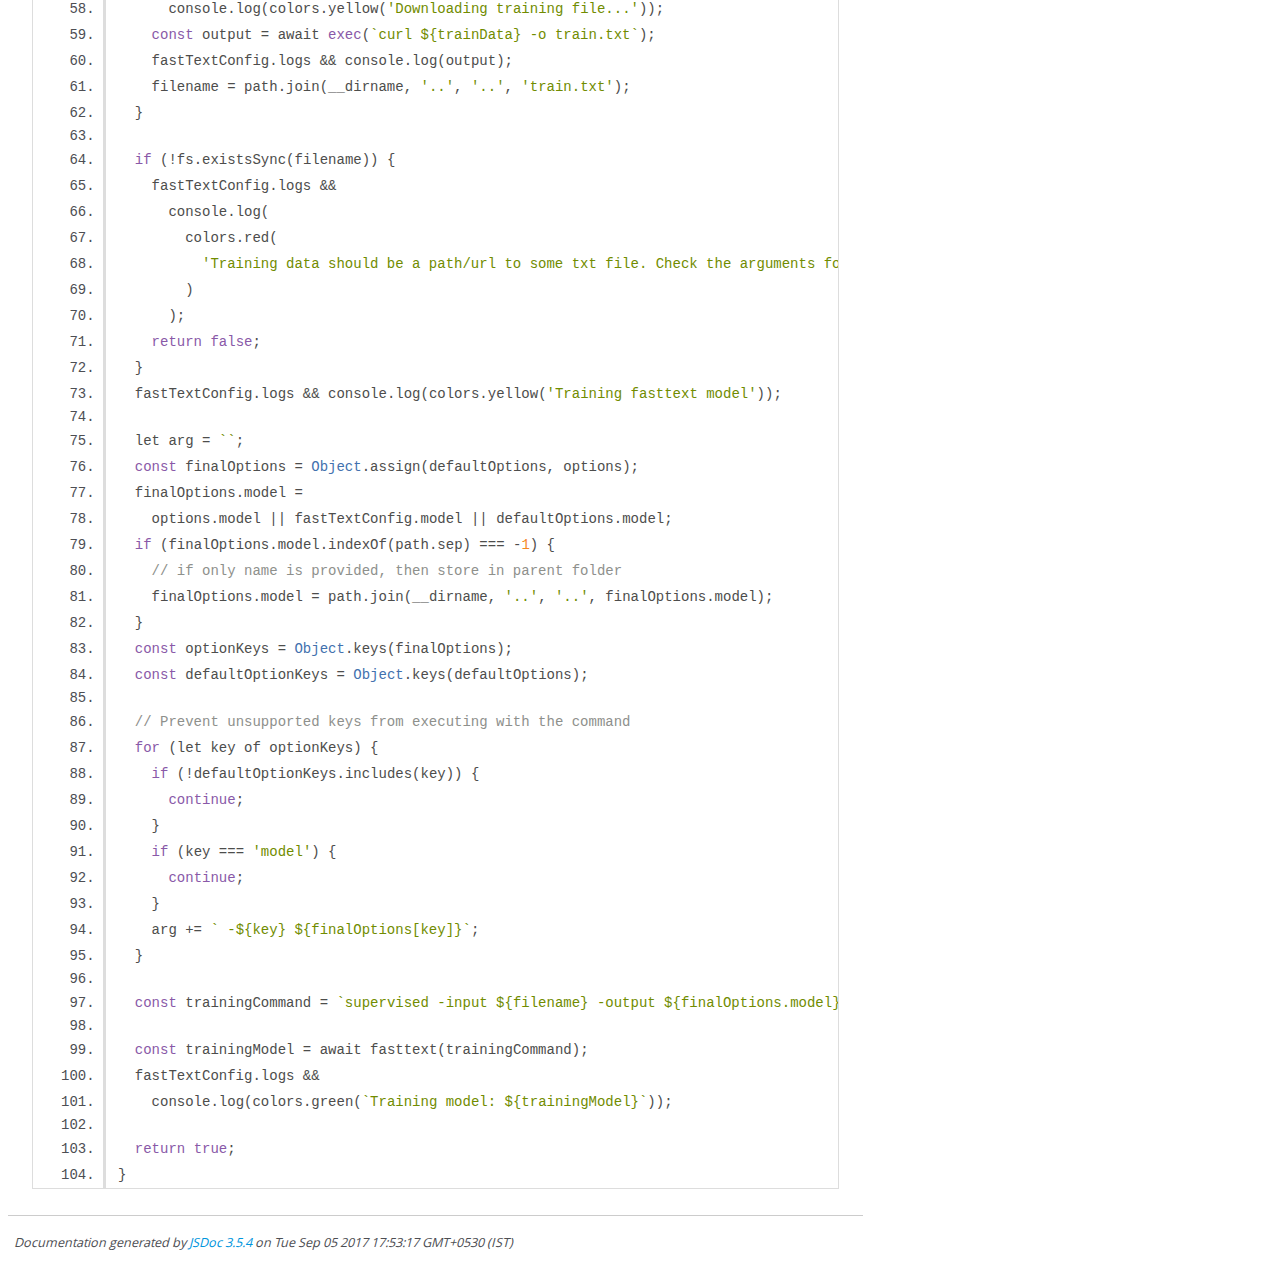
<file: FastText/docs/train.js.html>
<!DOCTYPE html>
<html lang="en">
<head>
    <meta charset="utf-8">
    <title>JSDoc: Source: train.js</title>

    <script src="scripts/prettify/prettify.js"> </script>
    <script src="scripts/prettify/lang-css.js"> </script>
    <!--[if lt IE 9]>
      <script src="//html5shiv.googlecode.com/svn/trunk/html5.js"></script>
    <![endif]-->
    <link type="text/css" rel="stylesheet" href="styles/prettify-tomorrow.css">
    <link type="text/css" rel="stylesheet" href="styles/jsdoc-default.css">
</head>

<body>

<div id="main">

    <h1 class="page-title">Source: train.js</h1>

    



    
    <section>
        <article>
            <pre class="prettyprint source linenums"><code>import fasttext from './fasttext-exec';
import colors from 'colors';
import exec from './exec';
import isURL from 'is-url';
import path from 'path';
import fs from 'fs';
import 'babel-polyfill';

const defaultOptions = {
  epoch: 25,
  lr: 0.1,
  lrUpdateRate: 100,
  dim: 100,
  ws: 5,
  neg: 5,
  wordNgrams: 2,
  loss: 'ns',
  thread: 12,
  model: path.join(__dirname, '..', '..', 'training-model'),
};

/**
 * Function to train a model from the given training data.
 * If the trainData param is a url the fetch the file from the url.
 * If the trainData param is a file name then read that filename
 * Else show an error as you cannot train from small amount of data
 *
 * @export
 * @param {string} trainData URL or filename
 * @param {string} [options={epoch: 25,lr: 0.1,lrUpdateRate: 100,dim: 100,ws: 5,neg: 5,wordNgrams: 2,loss: 'ns',}] Options for training model
 * @property {number} [options.epoch=25] Epoch for the training
 * @property {number} [options.lr=0.1] Learning rate for training model
 * @property {number} [options.lrUpdateRate=100] The rate at which learning rate is to be updated while training
 * @property {number} [options.dim=5] Size of word vector
 * @property {number} [options.ws=5] Size of context window
 * @property {number} [options.neg=5] Number of negatives sampled
 * @property {number} [options.wordNgrams=2] Max length of word ngram
 * @property {'ns'|'hs'|'softmax'} [options.loss='ns'] Loss function. Should be one of 'ns' 'hs' or 'softmax'
 * @property {number} [options.thread=12] Number of threads
 * @property {string} [options.model='training-model'] The model name which will be used to export the saved model
 * @returns {boolean} Returns true after finishing the training
 */
export default async function train(
  trainData,
  options = {},
  fastTextConfig = {}
) {
  let filename = trainData;

  console.log(trainData, options, fastTextConfig);

  console.log('fastTextConfig', fastTextConfig);

  // Check if a url is passed
  if (isURL(trainData)) {
    // Download the data from the url
    fastTextConfig.logs &amp;&amp;
      console.log(colors.yellow('Downloading training file...'));
    const output = await exec(`curl ${trainData} -o train.txt`);
    fastTextConfig.logs &amp;&amp; console.log(output);
    filename = path.join(__dirname, '..', '..', 'train.txt');
  }

  if (!fs.existsSync(filename)) {
    fastTextConfig.logs &amp;&amp;
      console.log(
        colors.red(
          'Training data should be a path/url to some txt file. Check the arguments for FastText.train() function'
        )
      );
    return false;
  }
  fastTextConfig.logs &amp;&amp; console.log(colors.yellow('Training fasttext model'));

  let arg = ``;
  const finalOptions = Object.assign(defaultOptions, options);
  finalOptions.model =
    options.model || fastTextConfig.model || defaultOptions.model;
  if (finalOptions.model.indexOf(path.sep) === -1) {
    // if only name is provided, then store in parent folder
    finalOptions.model = path.join(__dirname, '..', '..', finalOptions.model);
  }
  const optionKeys = Object.keys(finalOptions);
  const defaultOptionKeys = Object.keys(defaultOptions);

  // Prevent unsupported keys from executing with the command
  for (let key of optionKeys) {
    if (!defaultOptionKeys.includes(key)) {
      continue;
    }
    if (key === 'model') {
      continue;
    }
    arg += ` -${key} ${finalOptions[key]}`;
  }

  const trainingCommand = `supervised -input ${filename} -output ${finalOptions.model}${arg}`;

  const trainingModel = await fasttext(trainingCommand);
  fastTextConfig.logs &amp;&amp;
    console.log(colors.green(`Training model: ${trainingModel}`));

  return true;
}
</code></pre>
        </article>
    </section>




</div>

<nav>
    <h2><a href="index.html">Home</a></h2><h3>Classes</h3><ul><li><a href="FastText.html">FastText</a></li><li><a href="FastTextTools.html">FastTextTools</a></li></ul><h3>Global</h3><ul><li><a href="global.html#generateLabelString">generateLabelString</a></li></ul>
</nav>

<br class="clear">

<footer>
    Documentation generated by <a href="https://github.com/jsdoc3/jsdoc">JSDoc 3.5.4</a> on Tue Sep 05 2017 17:53:17 GMT+0530 (IST)
</footer>

<script> prettyPrint(); </script>
<script src="scripts/linenumber.js"> </script>
</body>
</html>
</file>
<file: NumberGuess/index.css>
:root{
  --pink: #E8158A;
  --pink-dark: #B40868;
  --text-color: #fff;

  --all-border:  none;
  /* --all-border:  1px #f00 solid; */
}

@font-face{
  font-family: 'fancyHeading';
  src: url('fonts/PG_Roof Runners_active.ttf');
}

@font-face{
  font-family: 'newrotic';
  src: url('fonts/Newrotic.ttf');
}

body{
  background: url("img/background.png");
  background-repeat: repeat;
  color: #ffffff;
}

body {
  -webkit-user-select: none;
  -moz-user-select: none;
  -ms-user-select: none;
  user-select: none;
}

h1,h2{
  font-family: 'fancyHeading';
  margin:  0;
  padding: 0;  
}

h1{
  color: var(--text-color);
  font-size: 72px;
  border: var(--all-border);
}

div{
  border: var(--all-border);
}

.main{
  top: 100px;
  left: 0px;
  width: 1200px;
  height: 550px;
  margin: auto;
}

.pane{
  position: relative;
}

.pane-left{
  top: 15px;
  left:  20px;
  width: 320px;
  height: 480px;
  display: inline-block;
}

.pane-right{
  top: 25px;
  display: inline-block;
  left: 20px;
  width: 820px;
  height: 500px;
  padding: 10px;
}


.phone-border{
  background: #B4B4B4;
  border-radius: 10px;
  width: 320px;
  height: 480px;
  border: none; 
  z-index: 1;
}


.phone-body{
  position: absolute;
  margin: 2px;
  height: calc(100% - 4px);
  width: calc(100% - 4px);
  top: 0px;
  border-radius: 10px;
  background: #101010;
  z-index: 2;
}

.phone-screen{
  background: #000000;
  height: calc(100% - 50px);
  width: calc(100% - 16px);
  margin: 3px;
  padding: 5px;
  border-radius: 10px 10px 0 0;
}

.phone-nav-bar{
  margin:  2px;
  width: calc(100% - 4px);
  height: 30px;
  background:  none;
  display: flex;
  border-radius: 0 0 10px 10px;
}

.nav-button{
  flex: 1;
  line-height: 30px;
  text-align: center;
  color: #B1B1B1;
}




.inputBox{
  position: absolute;
  width: calc(100% - 20px);
  top: 50px;
  height: 50px;
  font-family: 'fancyHeading';
  text-align: center;
  font-size: 36px;
  letter-spacing: 3px;
}

.buttons{
  position: absolute;
  top: 110px;
  width: calc(100% - 15px);
  height: calc(100% - 160px);
  /* background: var(--pink) */
}

.key{
  height: 61px;
  line-height: 61px;
  text-align: center;
  color: #fff;
  font-size: 18px;
  font-family: 'monospace';
  font-weight: bold;
  transition: all 200ms;
  cursor: pointer;
  margin: 0.5px;
  background: var(--pink);
}


.spacing{
  height: 61px;
}

.key:hover{
  background: var(--pink-dark);
}

.guess:hover{
  background: #00AB46;
}

.col-1-3{
  width: 33%;
  float: left;
}

.col-1-6{
  width: 16%;
  float: left;
}

.col-2-3{
  width: 66.67%;
  float: left;
}

.pane-right > div{
  position: absolute;
}

.level-select{
  width: calc(100% - 20px);
  height: 50px;
  display: inline-block;
}

.level-select h2{
  width: 35%;
  float: left;
  line-height: 50px;
  text-align: center;
}

.button-holder{
  height: 50px;
  width: 64%;
  float: left;
  display: flex;
}

.level-button{
  flex: 1;
  text-align: center;
  line-height: 30px;
  margin: 10px;
  background: rgba(255,255,255,0.5);
  transition: all 0.25s;
  cursor: pointer;
  border-radius: 5px;
  font-family: 'monospace';
}

.level-button-selected, .level-button:hover{
  color:  #FFB000;
  transform: scale(1.1);
  background: rgba(255,255,255,0.2);
  border: 1px #FFB000 solid;
}


.message{
  top:  60px;
  font-family: 'newrotic';
  line-height: 25px;
  font-size: 20px;
}

.guess-holders > div{
  position: absolute;
  height: 350px;
  top: 150px;
  width: 200px;
  padding: 5px;
  background: rgba(0,0,0,0.5);
  border: 1px solid rgba(255,255,255,0.2);
}

.greater-than{
  left: 400px;
}

.lesser-than{
  left: 155px;
}

.guess-holders li{
  list-style: none;
}

.heading{
  font-size: 18px;
  color: #FFB000;
  text-align: center;
  background: rgba(255,255,255,0.1);
  font-family: 'newrotic';
  padding: 7px 0 3px 0px;
}

.lesser-guessed, .greater-guessed{
  padding: 0;
}

.guessed{
  list-style: none;
  text-align: center;
  line-height: 30px;
  font-size: 18px;
}
</file>
<file: Games/Wallbreak/index.css>
* { 
  padding: 0;
  margin: 0; 
}

@font-face{
  font-family: 'fancyHeading';
  src: url('fonts/PG_Roof Runners_active.ttf');
}

canvas { 
  position: absolute;
  background: #eee; 
  display: block;
  top: 50px;
  margin: 0 auto; 
  left: 440px;
}
body{
  background: #000;
  color: #fff;
  width: 100%;
}

#status{
  margin: 0 auto;
  font-family: 'fancyHeading';
  margin: auto;
  left: 35%;
  font-size: 48px;
}

.main{
  position: absolute;
  width: 100%;
  top: 400px;
}

.difficulty-buttons{
  margin-left: 100px;
  margin-top: 100px;
  font-family: 'fancyHeading';
  font-size: 24px;
}

#restart, .difficulty-button{
  background: #E55EA2;
  color: #fff;
  padding: 10px 20px;
  margin: 5px;
  border: none;
  font-family: 'fancyHeading';
  font-size: 32px;
  cursor: pointer;
  transition: all 0.3s;
  box-shadow: 0.5px 0.5px 5px rgba(255,255,255,0.3);
  border-radius: 5px;
}

#restart:hover{
  transform: scale(1.1);
  box-shadow: 0px 0px 10px rgba(255,255,255,0.5);
  background: #CE5491;
}

.difficulty-button{
  background: #ffff66;
  width: 150px;
}

.difficulty-button:hover{
  background: #9ACD32;
}
</file>
<file: FastText/docs/styles/prettify-tomorrow.css>
/* Tomorrow Theme */
/* Original theme - https://github.com/chriskempson/tomorrow-theme */
/* Pretty printing styles. Used with prettify.js. */
/* SPAN elements with the classes below are added by prettyprint. */
/* plain text */
.pln {
  color: #4d4d4c; }

@media screen {
  /* string content */
  .str {
    color: #718c00; }

  /* a keyword */
  .kwd {
    color: #8959a8; }

  /* a comment */
  .com {
    color: #8e908c; }

  /* a type name */
  .typ {
    color: #4271ae; }

  /* a literal value */
  .lit {
    color: #f5871f; }

  /* punctuation */
  .pun {
    color: #4d4d4c; }

  /* lisp open bracket */
  .opn {
    color: #4d4d4c; }

  /* lisp close bracket */
  .clo {
    color: #4d4d4c; }

  /* a markup tag name */
  .tag {
    color: #c82829; }

  /* a markup attribute name */
  .atn {
    color: #f5871f; }

  /* a markup attribute value */
  .atv {
    color: #3e999f; }

  /* a declaration */
  .dec {
    color: #f5871f; }

  /* a variable name */
  .var {
    color: #c82829; }

  /* a function name */
  .fun {
    color: #4271ae; } }
/* Use higher contrast and text-weight for printable form. */
@media print, projection {
  .str {
    color: #060; }

  .kwd {
    color: #006;
    font-weight: bold; }

  .com {
    color: #600;
    font-style: italic; }

  .typ {
    color: #404;
    font-weight: bold; }

  .lit {
    color: #044; }

  .pun, .opn, .clo {
    color: #440; }

  .tag {
    color: #006;
    font-weight: bold; }

  .atn {
    color: #404; }

  .atv {
    color: #060; } }
/* Style */
/*
pre.prettyprint {
  background: white;
  font-family: Consolas, Monaco, 'Andale Mono', monospace;
  font-size: 12px;
  line-height: 1.5;
  border: 1px solid #ccc;
  padding: 10px; }
*/

/* Specify class=linenums on a pre to get line numbering */
ol.linenums {
  margin-top: 0;
  margin-bottom: 0; }

/* IE indents via margin-left */
li.L0,
li.L1,
li.L2,
li.L3,
li.L4,
li.L5,
li.L6,
li.L7,
li.L8,
li.L9 {
  /* */ }

/* Alternate shading for lines */
li.L1,
li.L3,
li.L5,
li.L7,
li.L9 {
  /* */ }
</file>
<file: FastText/docs/styles/jsdoc-default.css>
@font-face {
    font-family: 'Open Sans';
    font-weight: normal;
    font-style: normal;
    src: url('../fonts/OpenSans-Regular-webfont.eot');
    src:
        local('Open Sans'),
        local('OpenSans'),
        url('../fonts/OpenSans-Regular-webfont.eot?#iefix') format('embedded-opentype'),
        url('../fonts/OpenSans-Regular-webfont.woff') format('woff'),
        url('../fonts/OpenSans-Regular-webfont.svg#open_sansregular') format('svg');
}

@font-face {
    font-family: 'Open Sans Light';
    font-weight: normal;
    font-style: normal;
    src: url('../fonts/OpenSans-Light-webfont.eot');
    src:
        local('Open Sans Light'),
        local('OpenSans Light'),
        url('../fonts/OpenSans-Light-webfont.eot?#iefix') format('embedded-opentype'),
        url('../fonts/OpenSans-Light-webfont.woff') format('woff'),
        url('../fonts/OpenSans-Light-webfont.svg#open_sanslight') format('svg');
}

html
{
    overflow: auto;
    background-color: #fff;
    font-size: 14px;
}

body
{
    font-family: 'Open Sans', sans-serif;
    line-height: 1.5;
    color: #4d4e53;
    background-color: white;
}

a, a:visited, a:active {
    color: #0095dd;
    text-decoration: none;
}

a:hover {
    text-decoration: underline;
}

header
{
    display: block;
    padding: 0px 4px;
}

tt, code, kbd, samp {
    font-family: Consolas, Monaco, 'Andale Mono', monospace;
}

.class-description {
    font-size: 130%;
    line-height: 140%;
    margin-bottom: 1em;
    margin-top: 1em;
}

.class-description:empty {
    margin: 0;
}

#main {
    float: left;
    width: 70%;
}

article dl {
    margin-bottom: 40px;
}

article img {
  max-width: 100%;
}

section
{
    display: block;
    background-color: #fff;
    padding: 12px 24px;
    border-bottom: 1px solid #ccc;
    margin-right: 30px;
}

.variation {
    display: none;
}

.signature-attributes {
    font-size: 60%;
    color: #aaa;
    font-style: italic;
    font-weight: lighter;
}

nav
{
    display: block;
    float: right;
    margin-top: 28px;
    width: 30%;
    box-sizing: border-box;
    border-left: 1px solid #ccc;
    padding-left: 16px;
}

nav ul {
    font-family: 'Lucida Grande', 'Lucida Sans Unicode', arial, sans-serif;
    font-size: 100%;
    line-height: 17px;
    padding: 0;
    margin: 0;
    list-style-type: none;
}

nav ul a, nav ul a:visited, nav ul a:active {
    font-family: Consolas, Monaco, 'Andale Mono', monospace;
    line-height: 18px;
    color: #4D4E53;
}

nav h3 {
    margin-top: 12px;
}

nav li {
    margin-top: 6px;
}

footer {
    display: block;
    padding: 6px;
    margin-top: 12px;
    font-style: italic;
    font-size: 90%;
}

h1, h2, h3, h4 {
    font-weight: 200;
    margin: 0;
}

h1
{
    font-family: 'Open Sans Light', sans-serif;
    font-size: 48px;
    letter-spacing: -2px;
    margin: 12px 24px 20px;
}

h2, h3.subsection-title
{
    font-size: 30px;
    font-weight: 700;
    letter-spacing: -1px;
    margin-bottom: 12px;
}

h3
{
    font-size: 24px;
    letter-spacing: -0.5px;
    margin-bottom: 12px;
}

h4
{
    font-size: 18px;
    letter-spacing: -0.33px;
    margin-bottom: 12px;
    color: #4d4e53;
}

h5, .container-overview .subsection-title
{
    font-size: 120%;
    font-weight: bold;
    letter-spacing: -0.01em;
    margin: 8px 0 3px 0;
}

h6
{
    font-size: 100%;
    letter-spacing: -0.01em;
    margin: 6px 0 3px 0;
    font-style: italic;
}

table
{
    border-spacing: 0;
    border: 0;
    border-collapse: collapse;
}

td, th
{
    border: 1px solid #ddd;
    margin: 0px;
    text-align: left;
    vertical-align: top;
    padding: 4px 6px;
    display: table-cell;
}

thead tr
{
    background-color: #ddd;
    font-weight: bold;
}

th { border-right: 1px solid #aaa; }
tr > th:last-child { border-right: 1px solid #ddd; }

.ancestors, .attribs { color: #999; }
.ancestors a, .attribs a
{
    color: #999 !important;
    text-decoration: none;
}

.clear
{
    clear: both;
}

.important
{
    font-weight: bold;
    color: #950B02;
}

.yes-def {
    text-indent: -1000px;
}

.type-signature {
    color: #aaa;
}

.name, .signature {
    font-family: Consolas, Monaco, 'Andale Mono', monospace;
}

.details { margin-top: 14px; border-left: 2px solid #DDD; }
.details dt { width: 120px; float: left; padding-left: 10px;  padding-top: 6px; }
.details dd { margin-left: 70px; }
.details ul { margin: 0; }
.details ul { list-style-type: none; }
.details li { margin-left: 30px; padding-top: 6px; }
.details pre.prettyprint { margin: 0 }
.details .object-value { padding-top: 0; }

.description {
    margin-bottom: 1em;
    margin-top: 1em;
}

.code-caption
{
    font-style: italic;
    font-size: 107%;
    margin: 0;
}

.prettyprint
{
    border: 1px solid #ddd;
    width: 80%;
    overflow: auto;
}

.prettyprint.source {
    width: inherit;
}

.prettyprint code
{
    font-size: 100%;
    line-height: 18px;
    display: block;
    padding: 4px 12px;
    margin: 0;
    background-color: #fff;
    color: #4D4E53;
}

.prettyprint code span.line
{
  display: inline-block;
}

.prettyprint.linenums
{
  padding-left: 70px;
  -webkit-user-select: none;
  -moz-user-select: none;
  -ms-user-select: none;
  user-select: none;
}

.prettyprint.linenums ol
{
  padding-left: 0;
}

.prettyprint.linenums li
{
  border-left: 3px #ddd solid;
}

.prettyprint.linenums li.selected,
.prettyprint.linenums li.selected *
{
  background-color: lightyellow;
}

.prettyprint.linenums li *
{
  -webkit-user-select: text;
  -moz-user-select: text;
  -ms-user-select: text;
  user-select: text;
}

.params .name, .props .name, .name code {
    color: #4D4E53;
    font-family: Consolas, Monaco, 'Andale Mono', monospace;
    font-size: 100%;
}

.params td.description > p:first-child,
.props td.description > p:first-child
{
    margin-top: 0;
    padding-top: 0;
}

.params td.description > p:last-child,
.props td.description > p:last-child
{
    margin-bottom: 0;
    padding-bottom: 0;
}

.disabled {
    color: #454545;
}
</file>
